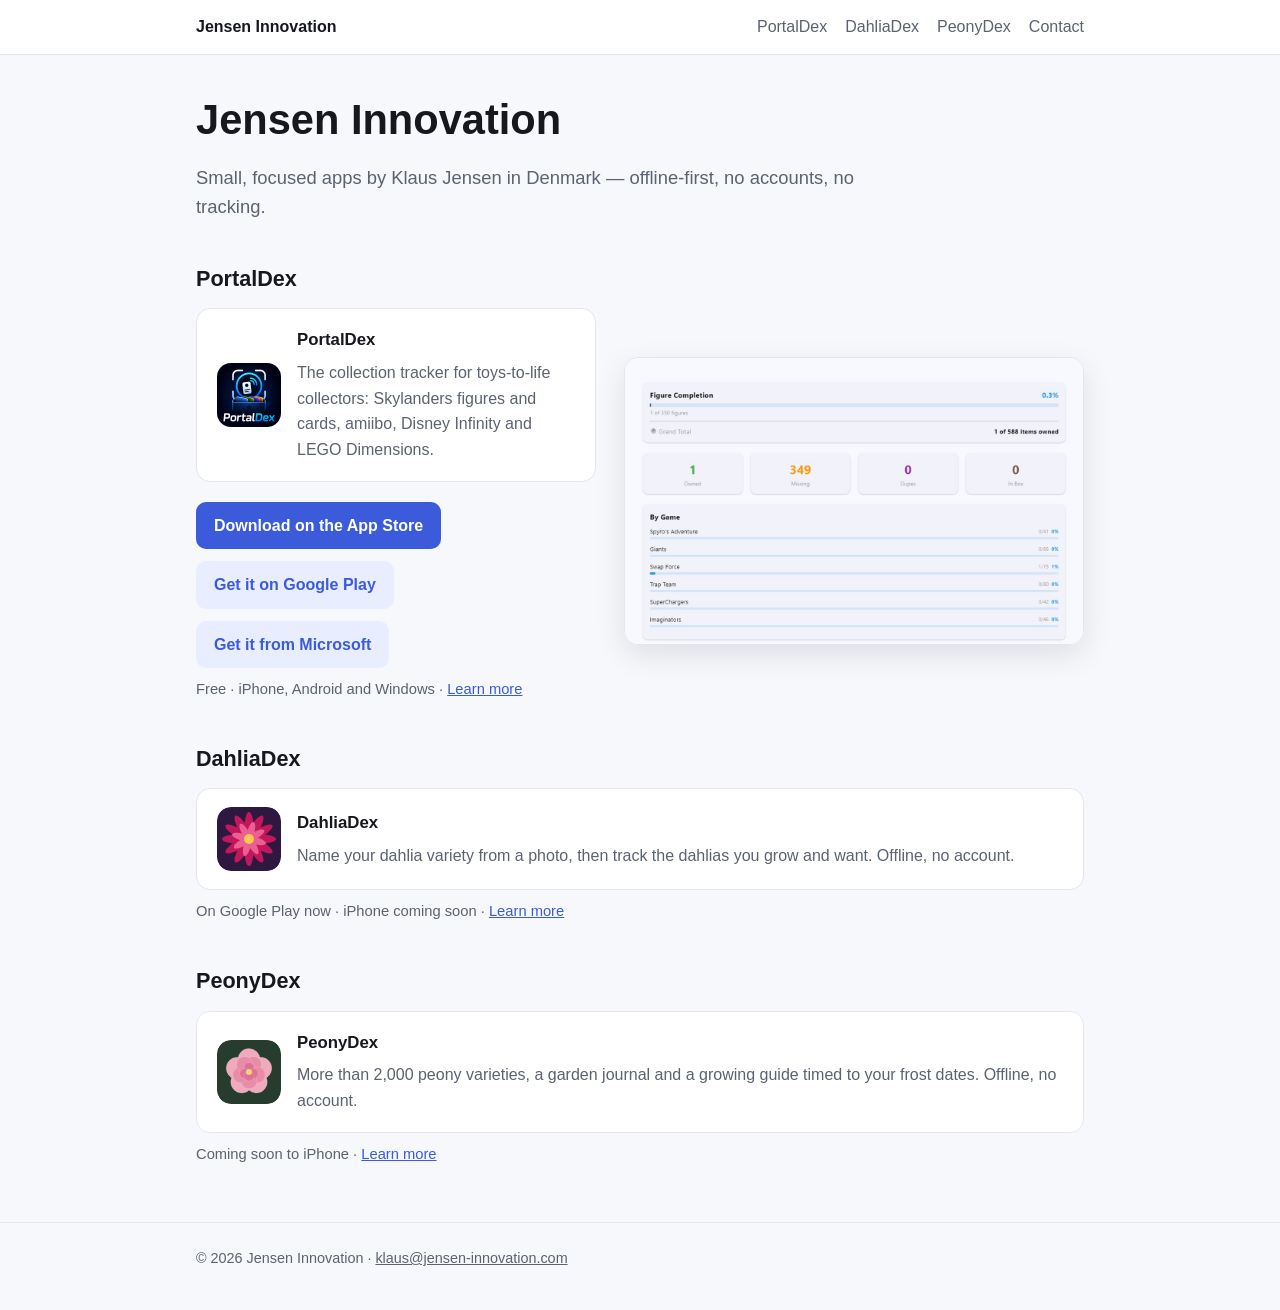
<file: index.html>
<!doctype html>
<html lang="en">
<head>
  <meta charset="utf-8">
  <meta name="viewport" content="width=device-width, initial-scale=1">
  <title>Jensen Innovation — Apps by Klaus Jensen</title>
  <meta name="description" content="Jensen Innovation makes PortalDex, the offline collection tracker for Skylanders, Skylanders cards, amiibo, Disney Infinity and LEGO Dimensions, DahliaDex, the dahlia variety identifier, and PeonyDex, the peony variety catalog.">
  <link rel="canonical" href="https://www.jensen-innovation.com/">
  <link rel="icon" href="/assets/favicon.png" type="image/png">
  <link rel="stylesheet" href="/assets/style.css">
  <meta property="og:type" content="website">
  <meta property="og:title" content="Jensen Innovation">
  <meta property="og:description" content="Home of PortalDex — the offline toys-to-life collection tracker for iPhone, Android and Windows.">
  <meta property="og:url" content="https://www.jensen-innovation.com/">
  <meta property="og:image" content="https://www.jensen-innovation.com/assets/og-portaldex.jpg">
  <meta property="og:image:width" content="1200">
  <meta property="og:image:height" content="630">
  <meta name="twitter:card" content="summary_large_image">
  <script type="application/ld+json">
  {
    "@context": "https://schema.org",
    "@type": "Organization",
    "name": "Jensen Innovation",
    "url": "https://www.jensen-innovation.com/",
    "logo": "https://www.jensen-innovation.com/assets/portaldex-icon-512.png",
    "founder": { "@type": "Person", "name": "Klaus Jensen" },
    "email": "klaus@jensen-innovation.com"
  }
  </script>
</head>
<body>
  <header class="site">
    <div class="wrap">
      <a class="brand" href="/">Jensen Innovation</a>
      <nav><a href="/portaldex/">PortalDex</a><a href="/dahliadex/">DahliaDex</a><a href="/peonydex/">PeonyDex</a><a href="mailto:klaus@jensen-innovation.com">Contact</a></nav>
    </div>
  </header>

  <main>
    <div class="wrap">
      <h1>Jensen Innovation</h1>
      <p class="lead">Small, focused apps by Klaus Jensen in Denmark — offline-first, no accounts, no tracking.</p>

      <h2>PortalDex</h2>
      <div class="home-hero">
        <div>
          <a class="card app-card" href="/portaldex/">
            <img src="/assets/portaldex-icon-256.png" alt="PortalDex app icon" width="64" height="64">
            <div>
              <h3>PortalDex</h3>
              <p>The collection tracker for toys-to-life collectors: Skylanders figures and cards, amiibo, Disney Infinity and LEGO Dimensions.</p>
            </div>
          </a>
          <div class="stores">
            <a class="btn" href="https://apps.apple.com/app/id6779376140">Download on the App Store</a>
            <a class="btn secondary" href="https://play.google.com/store/apps/details?id=com.portaldex.app">Get it on Google Play</a>
            <a class="btn secondary" href="https://apps.microsoft.com/detail/9PMSPXB7BLTJ">Get it from Microsoft</a>
          </div>
          <p class="platforms">Free · iPhone, Android and Windows · <a href="/portaldex/">Learn more</a></p>
        </div>
        <a href="/portaldex/"><img class="shot" src="/assets/screens/dashboard.jpg" alt="PortalDex collection dashboard" width="1200" height="750"></a>
      </div>

      <h2>DahliaDex</h2>
      <a class="card app-card" href="/dahliadex/">
        <img src="/assets/dahliadex-icon.svg" alt="DahliaDex app icon" width="64" height="64">
        <div>
          <h3>DahliaDex</h3>
          <p>Name your dahlia variety from a photo, then track the dahlias you grow and want. Offline, no account.</p>
        </div>
      </a>
      <p class="platforms">On Google Play now · iPhone coming soon · <a href="/dahliadex/">Learn more</a></p>

      <h2>PeonyDex</h2>
      <a class="card app-card" href="/peonydex/">
        <img src="/assets/peonydex-icon.svg" alt="PeonyDex app icon" width="64" height="64">
        <div>
          <h3>PeonyDex</h3>
          <p>More than 2,000 peony varieties, a garden journal and a growing guide timed to your frost dates. Offline, no account.</p>
        </div>
      </a>
      <p class="platforms">Coming soon to iPhone · <a href="/peonydex/">Learn more</a></p>
    </div>
  </main>

  <footer class="site">
    <div class="wrap">
      © 2026 Jensen Innovation · <a href="mailto:klaus@jensen-innovation.com">klaus@jensen-innovation.com</a>
    </div>
  </footer>
</body>
</html>
</file>
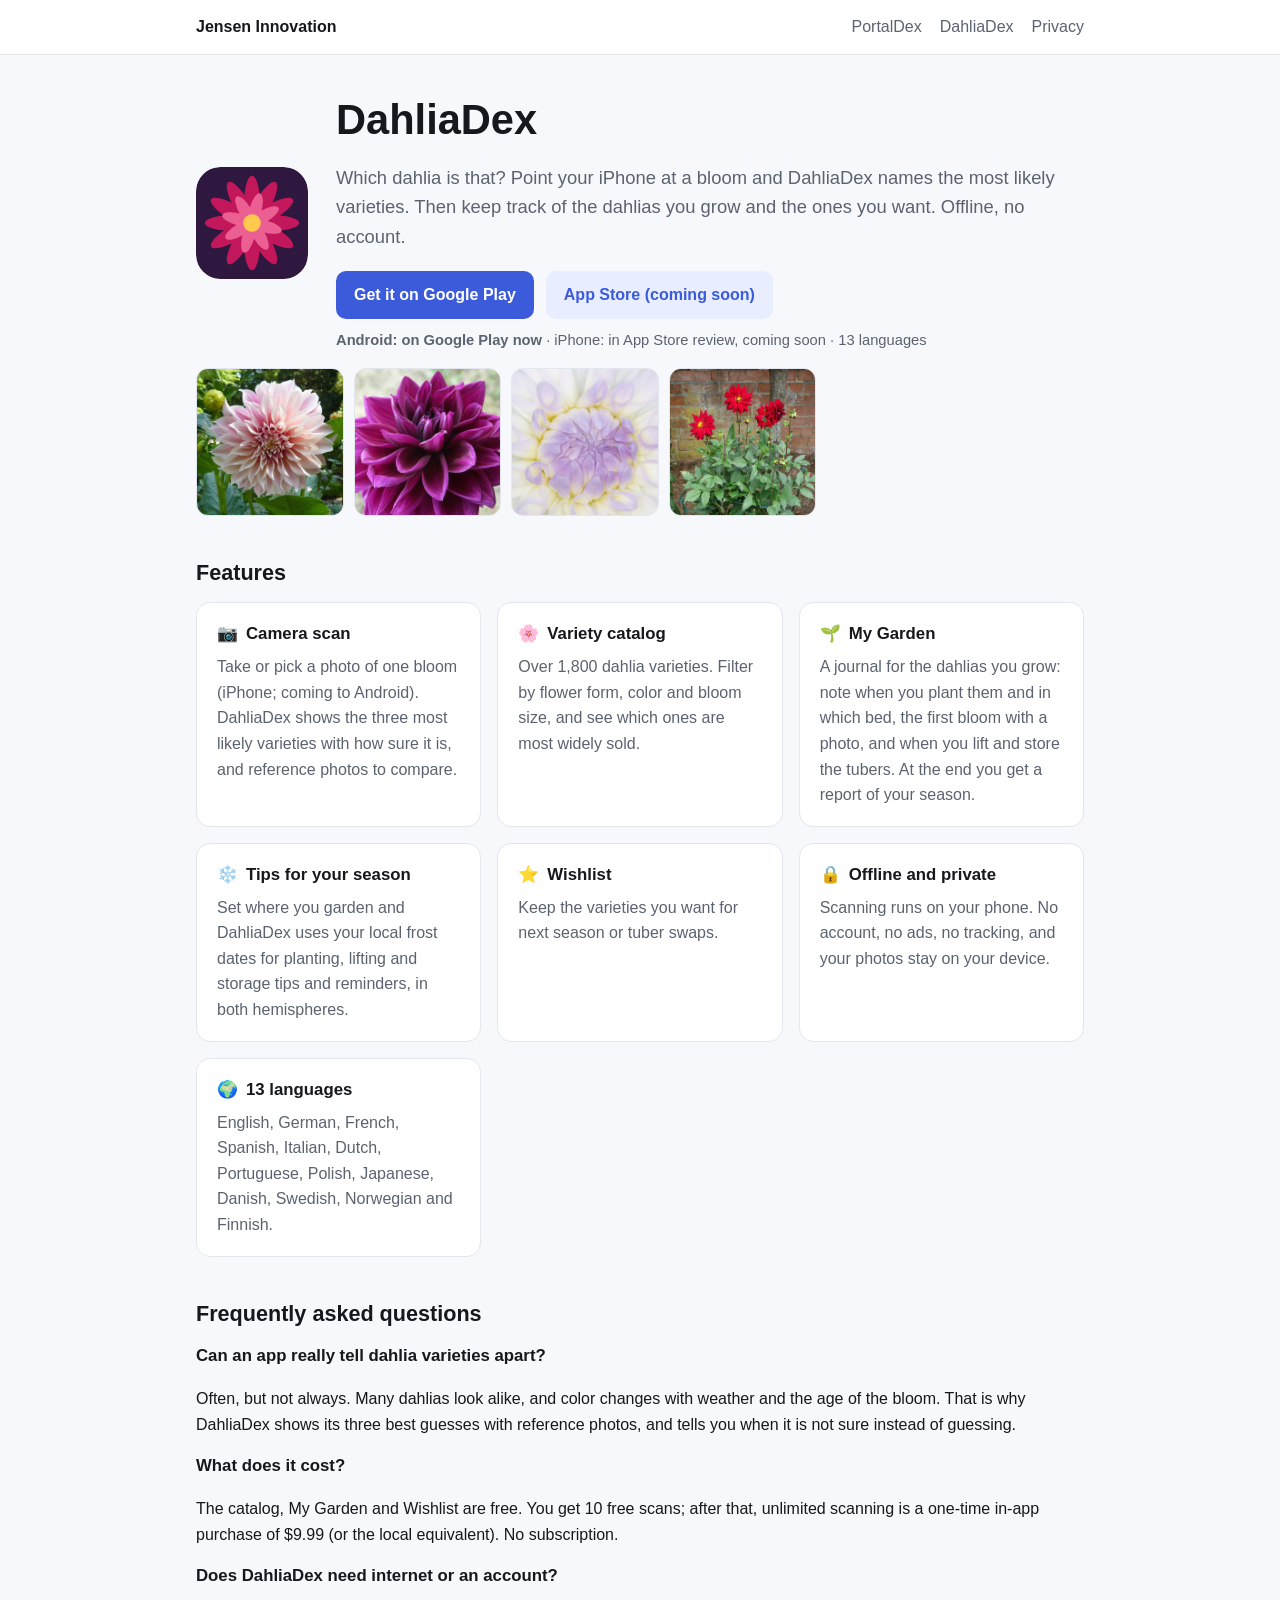
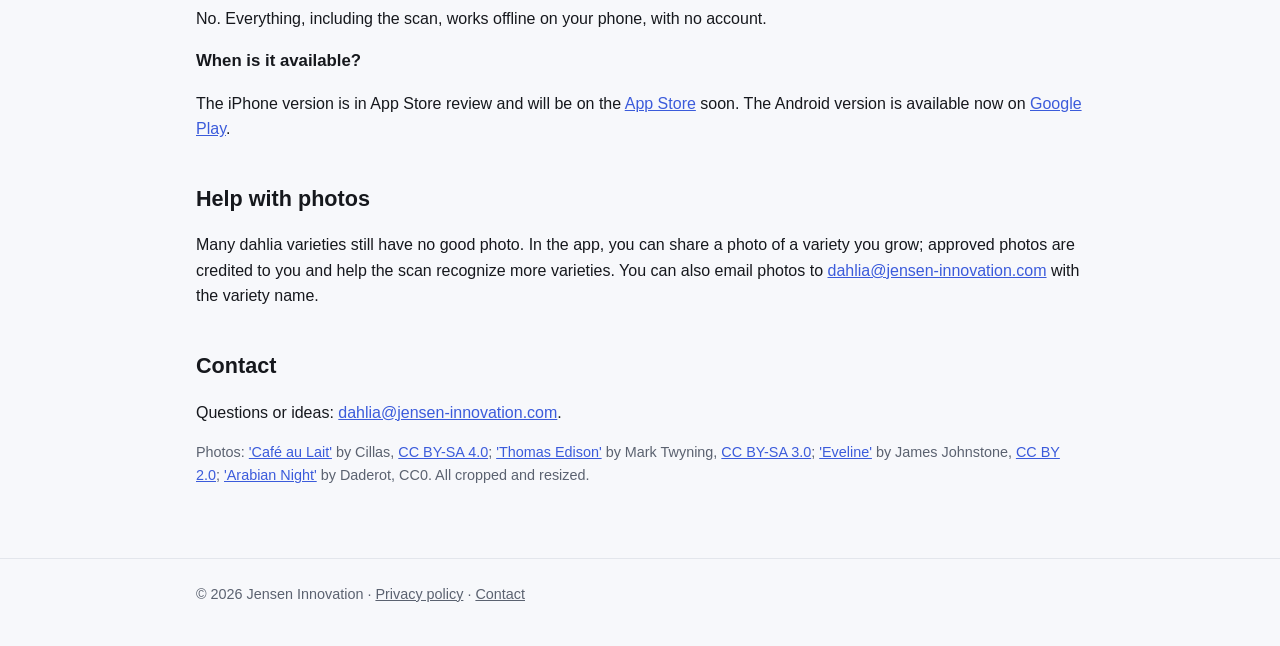
<file: dahliadex/index.html>
<!doctype html>
<html lang="en">
<head>
  <meta charset="utf-8">
  <meta name="viewport" content="width=device-width, initial-scale=1">
  <title>DahliaDex — dahlia variety identifier for iPhone and Android</title>
  <meta name="description" content="DahliaDex names your dahlia variety from a photo. Point your iPhone at a bloom and get the most likely cultivars, then track the dahlias you grow and want. Fully offline, no account. On Google Play now; coming soon to the App Store.">
  <link rel="canonical" href="https://www.jensen-innovation.com/dahliadex/">
  <link rel="icon" href="/assets/dahliadex-icon.svg" type="image/svg+xml">
  <link rel="stylesheet" href="/assets/style.css">
  <meta property="og:type" content="website">
  <meta property="og:title" content="DahliaDex — dahlia variety identifier">
  <meta property="og:description" content="Name your dahlia variety from a photo. Offline, no account. On Google Play now; iPhone coming soon.">
  <meta property="og:url" content="https://www.jensen-innovation.com/dahliadex/">
  <meta property="og:image" content="https://www.jensen-innovation.com/assets/dahlias/cafe-au-lait.jpg">
  <script type="application/ld+json">
  {
    "@context": "https://schema.org",
    "@type": "MobileApplication",
    "name": "DahliaDex",
    "url": "https://www.jensen-innovation.com/dahliadex/",
    "description": "Dahlia variety identifier: name a dahlia cultivar from a camera photo, browse over 1,800 varieties, and track the dahlias you grow and want. Works offline with no account.",
    "applicationCategory": "LifestyleApplication",
    "operatingSystem": "Android, iOS",
    "sameAs": ["https://play.google.com/store/apps/details?id=com.dahliadex.app", "https://apps.apple.com/app/id6832678904"],
    "featureList": [
      "Camera scan names the dahlia variety, on the device and offline",
      "Top-3 likely varieties with a confidence level",
      "Catalog of over 1,800 dahlia varieties by flower form, color and size",
      "My Garden season journal: planting, first bloom, lifting and storage, with a season report",
      "Seasonal tips and reminders from your local frost dates",
      "Wishlist",
      "Contribute photos of varieties that are missing one",
      "No account, no ads, no tracking",
      "13 languages including Danish, Swedish, Norwegian and Finnish"
    ],
    "keywords": "dahlia identifier, dahlia variety, dahlia cultivar, identify dahlia, georgine, dahlia app",
    "author": { "@type": "Organization", "name": "Jensen Innovation", "url": "https://www.jensen-innovation.com/" }
  }
  </script>
</head>
<body>
  <header class="site">
    <div class="wrap">
      <a class="brand" href="/">Jensen Innovation</a>
      <nav><a href="/portaldex/">PortalDex</a><a href="/dahliadex/">DahliaDex</a><a href="/dahliadex/privacy/">Privacy</a></nav>
    </div>
  </header>

  <main>
    <div class="wrap">
      <div class="hero">
        <img class="icon" src="/assets/dahliadex-icon.svg" alt="DahliaDex app icon" width="112" height="112">
        <div class="text">
          <h1>DahliaDex</h1>
          <p class="lead">Which dahlia is that? Point your iPhone at a bloom and DahliaDex names the most likely varieties. Then keep track of the dahlias you grow and the ones you want. Offline, no account.</p>
          <div class="stores">
            <a class="btn" href="https://play.google.com/store/apps/details?id=com.dahliadex.app">Get it on Google Play</a>
            <a class="btn secondary" href="https://apps.apple.com/app/id6832678904">App Store (coming soon)</a>
          </div>
          <p class="platforms"><strong>Android: on Google Play now</strong> · iPhone: in App Store review, coming soon · 13 languages</p>
        </div>
      </div>

      <div class="figures">
        <img src="/assets/dahlias/cafe-au-lait.jpg" alt="Dahlia 'Café au Lait', a large blush-pink decorative bloom" width="640" height="640" loading="lazy">
        <img src="/assets/dahlias/thomas-edison.jpg" alt="Dahlia 'Thomas Edison', a deep purple decorative bloom" width="640" height="640" loading="lazy">
        <img src="/assets/dahlias/eveline.jpg" alt="Dahlia 'Eveline', a white bloom with a lilac centre" width="640" height="640" loading="lazy">
        <img src="/assets/dahlias/arabian-night.jpg" alt="Dahlia 'Arabian Night', dark red blooms in a garden bed" width="640" height="640" loading="lazy">
      </div>

      <h2>Features</h2>
      <div class="grid">
        <div class="card feature"><h3><span aria-hidden="true">📷</span> Camera scan</h3><p>Take or pick a photo of one bloom (iPhone; coming to Android). DahliaDex shows the three most likely varieties with how sure it is, and reference photos to compare.</p></div>
        <div class="card feature"><h3><span aria-hidden="true">🌸</span> Variety catalog</h3><p>Over 1,800 dahlia varieties. Filter by flower form, color and bloom size, and see which ones are most widely sold.</p></div>
        <div class="card feature"><h3><span aria-hidden="true">🌱</span> My Garden</h3><p>A journal for the dahlias you grow: note when you plant them and in which bed, the first bloom with a photo, and when you lift and store the tubers. At the end you get a report of your season.</p></div>
        <div class="card feature"><h3><span aria-hidden="true">❄️</span> Tips for your season</h3><p>Set where you garden and DahliaDex uses your local frost dates for planting, lifting and storage tips and reminders, in both hemispheres.</p></div>
        <div class="card feature"><h3><span aria-hidden="true">⭐</span> Wishlist</h3><p>Keep the varieties you want for next season or tuber swaps.</p></div>
        <div class="card feature"><h3><span aria-hidden="true">🔒</span> Offline and private</h3><p>Scanning runs on your phone. No account, no ads, no tracking, and your photos stay on your device.</p></div>
        <div class="card feature"><h3><span aria-hidden="true">🌍</span> 13 languages</h3><p>English, German, French, Spanish, Italian, Dutch, Portuguese, Polish, Japanese, Danish, Swedish, Norwegian and Finnish.</p></div>
      </div>

      <h2>Frequently asked questions</h2>
      <h3>Can an app really tell dahlia varieties apart?</h3>
      <p>Often, but not always. Many dahlias look alike, and color changes with weather and the age of the bloom. That is why DahliaDex shows its three best guesses with reference photos, and tells you when it is not sure instead of guessing.</p>
      <h3>What does it cost?</h3>
      <p>The catalog, My Garden and Wishlist are free. You get 10 free scans; after that, unlimited scanning is a one-time in-app purchase of $9.99 (or the local equivalent). No subscription.</p>
      <h3>Does DahliaDex need internet or an account?</h3>
      <p>No. Everything, including the scan, works offline on your phone, with no account.</p>
      <h3>When is it available?</h3>
      <p>The iPhone version is in App Store review and will be on the <a href="https://apps.apple.com/app/id6832678904">App Store</a> soon. The Android version is available now on <a href="https://play.google.com/store/apps/details?id=com.dahliadex.app">Google Play</a>.</p>

      <h2>Help with photos</h2>
      <p>Many dahlia varieties still have no good photo. In the app, you can share a photo of a variety you grow; approved photos are credited to you and help the scan recognize more varieties. You can also email photos to <a href="mailto:dahlia@jensen-innovation.com">dahlia@jensen-innovation.com</a> with the variety name.</p>

      <h2>Contact</h2>
      <p>Questions or ideas: <a href="mailto:dahlia@jensen-innovation.com">dahlia@jensen-innovation.com</a>.</p>

      <p class="note">Photos: <a href="https://commons.wikimedia.org/wiki/File:Dahlia_%27Cafe_au_Lait%27.jpg">'Café au Lait'</a> by Cillas, <a href="https://creativecommons.org/licenses/by-sa/4.0/">CC BY-SA 4.0</a>; <a href="https://commons.wikimedia.org/wiki/File:Dahlia_-_%22Thomas_Edison%22_cultivar.jpg">'Thomas Edison'</a> by Mark Twyning, <a href="https://creativecommons.org/licenses/by-sa/3.0/">CC BY-SA 3.0</a>; <a href="https://commons.wikimedia.org/wiki/File:20230626_Dahlia_-_Eveline.jpg">'Eveline'</a> by James Johnstone, <a href="https://creativecommons.org/licenses/by/2.0/">CC BY 2.0</a>; <a href="https://commons.wikimedia.org/wiki/File:Dahlia_%27Arabian_Night%27_-_Hampton_Court_Palace_-_London,_UK_-_DSC07151.jpg">'Arabian Night'</a> by Daderot, CC0. All cropped and resized.</p>
    </div>
  </main>

  <footer class="site">
    <div class="wrap">
      © 2026 Jensen Innovation · <a href="/dahliadex/privacy/">Privacy policy</a> · <a href="mailto:dahlia@jensen-innovation.com">Contact</a>
    </div>
  </footer>
</body>
</html>
</file>
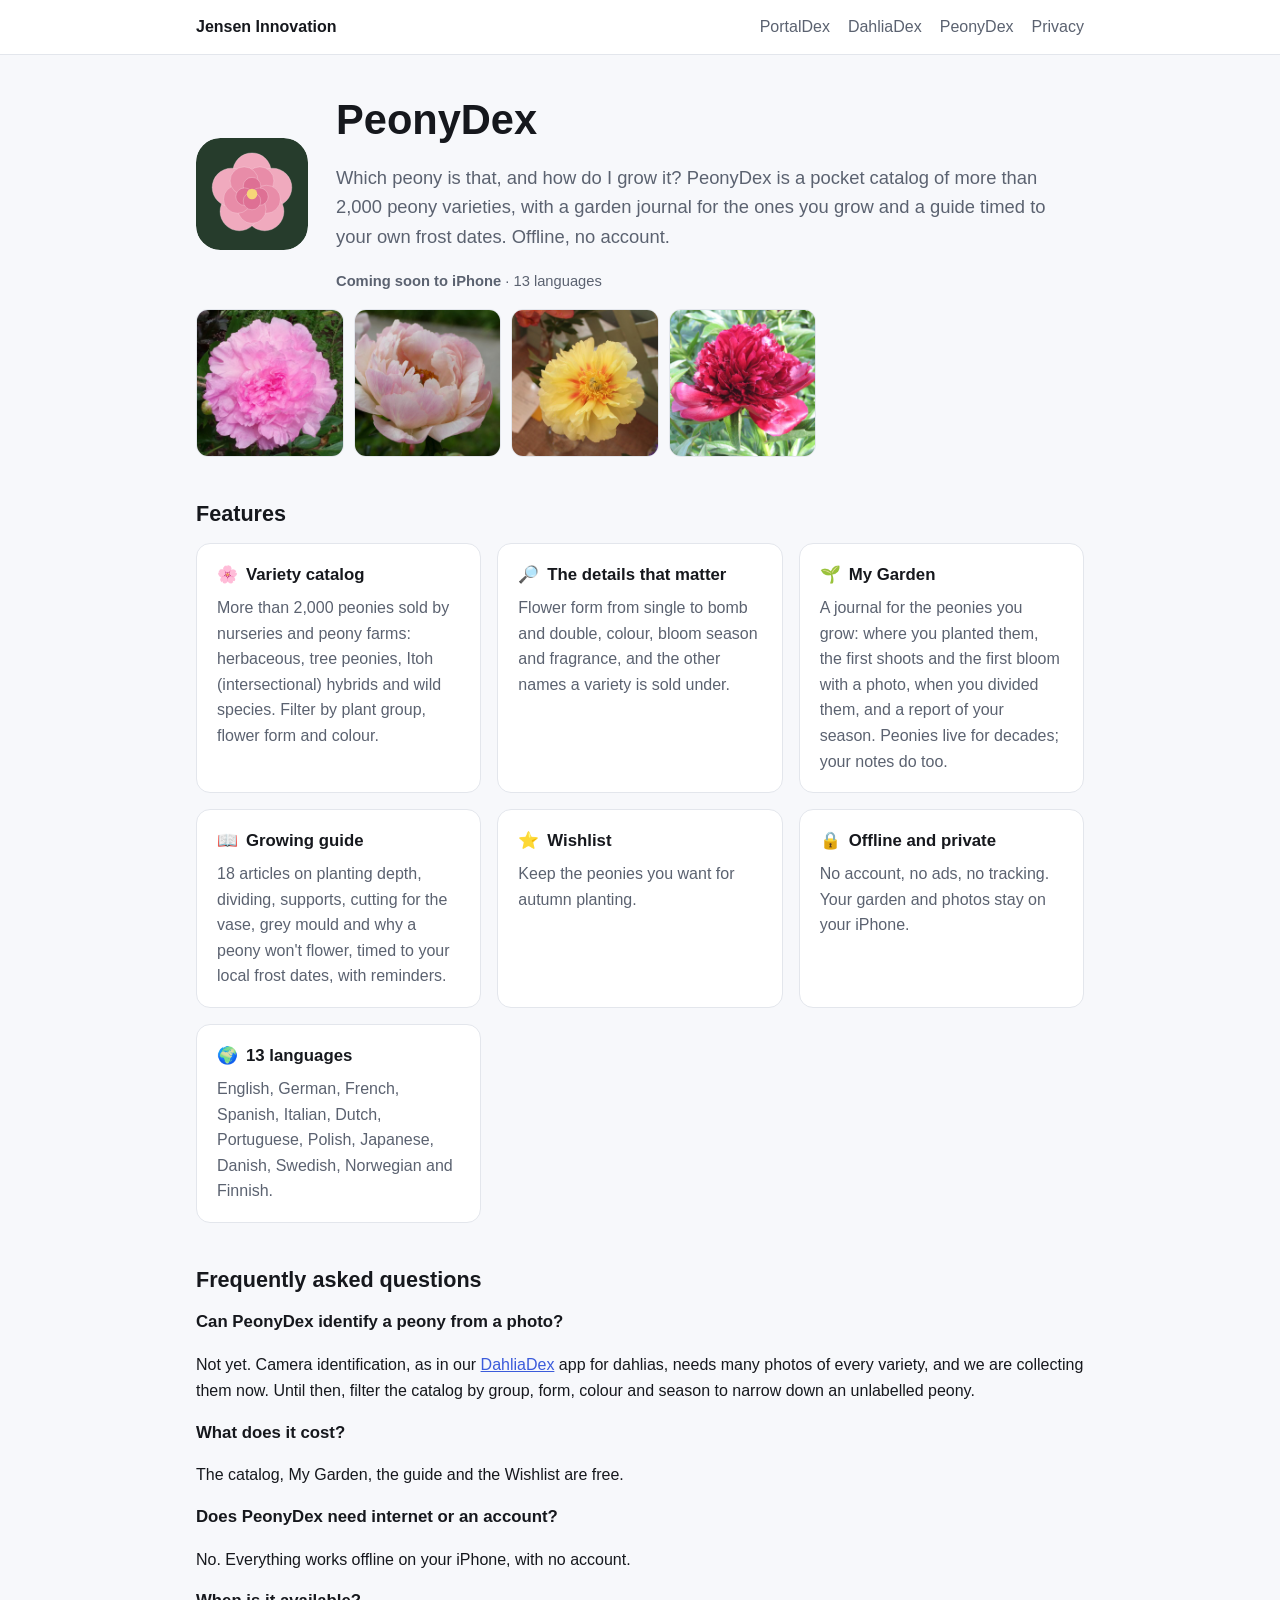
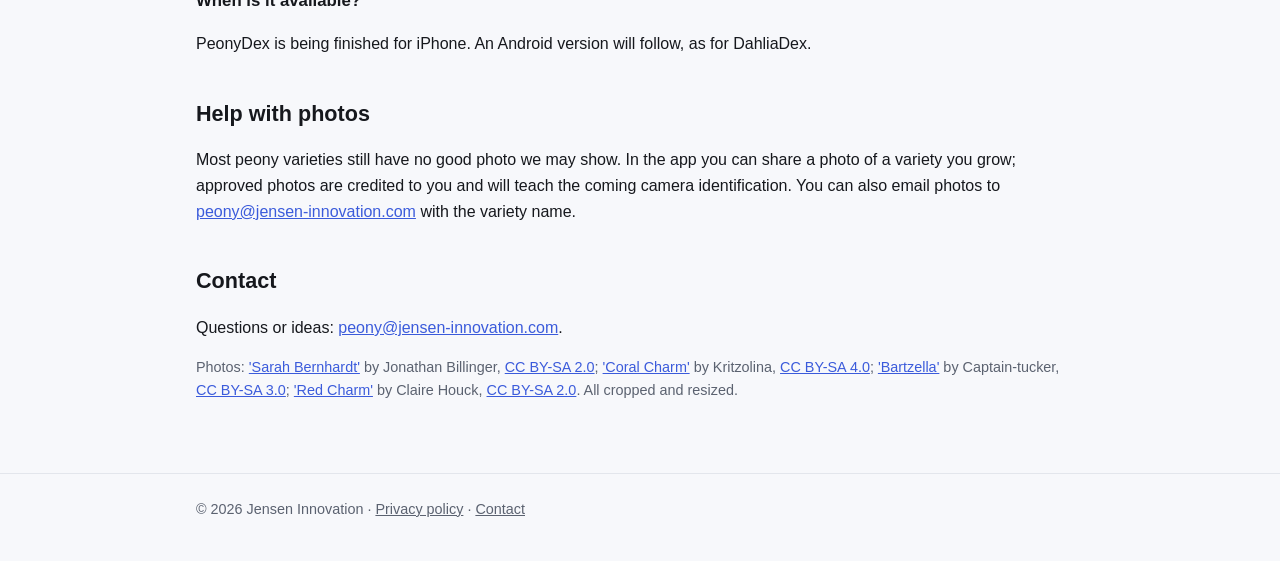
<file: peonydex/index.html>
<!doctype html>
<html lang="en">
<head>
  <meta charset="utf-8">
  <meta name="viewport" content="width=device-width, initial-scale=1">
  <title>PeonyDex — peony variety catalog and garden journal for iPhone</title>
  <meta name="description" content="PeonyDex is a catalog of more than 2,000 peony varieties (herbaceous, tree and Itoh peonies) with flower form, colour, bloom season and fragrance, plus a garden journal and a growing guide timed to your frost dates. Offline, no account. Coming soon to iPhone.">
  <link rel="canonical" href="https://www.jensen-innovation.com/peonydex/">
  <link rel="icon" href="/assets/peonydex-icon.svg" type="image/svg+xml">
  <link rel="stylesheet" href="/assets/style.css">
  <meta property="og:type" content="website">
  <meta property="og:title" content="PeonyDex — peony variety catalog">
  <meta property="og:description" content="More than 2,000 peony varieties, a garden journal and a growing guide. Offline, no account. Coming soon to iPhone.">
  <meta property="og:url" content="https://www.jensen-innovation.com/peonydex/">
  <meta property="og:image" content="https://www.jensen-innovation.com/assets/peonies/sarah-bernhardt.jpg">
  <script type="application/ld+json">
  {
    "@context": "https://schema.org",
    "@type": "MobileApplication",
    "name": "PeonyDex",
    "url": "https://www.jensen-innovation.com/peonydex/",
    "description": "Peony variety catalog and garden journal: more than 2,000 herbaceous, tree and Itoh peony varieties with flower form, colour, bloom season and fragrance, a season journal and a growing guide timed to your local frost dates. Works offline with no account.",
    "applicationCategory": "LifestyleApplication",
    "operatingSystem": "iOS",
    "featureList": [
      "Catalog of more than 2,000 peony varieties: herbaceous, tree, Itoh and wild species",
      "Filter by plant group, flower form (single, Japanese, anemone, semi-double, bomb, double) and colour",
      "Bloom season, fragrance and the other names a variety is sold under",
      "My Garden season journal: planting, first bloom, dividing, with a season report",
      "Growing guide with 18 articles and reminders timed to your local frost dates",
      "Wishlist",
      "No account, no ads, no tracking",
      "13 languages including Danish, Swedish, Norwegian and Finnish"
    ],
    "keywords": "peony app, peony varieties, peony cultivar, Itoh peony, tree peony, pæon, pion, pioni, Pfingstrose",
    "author": { "@type": "Organization", "name": "Jensen Innovation", "url": "https://www.jensen-innovation.com/" }
  }
  </script>
</head>
<body>
  <header class="site">
    <div class="wrap">
      <a class="brand" href="/">Jensen Innovation</a>
      <nav><a href="/portaldex/">PortalDex</a><a href="/dahliadex/">DahliaDex</a><a href="/peonydex/">PeonyDex</a><a href="/peonydex/privacy/">Privacy</a></nav>
    </div>
  </header>

  <main>
    <div class="wrap">
      <div class="hero">
        <img class="icon" src="/assets/peonydex-icon.svg" alt="PeonyDex app icon" width="112" height="112">
        <div class="text">
          <h1>PeonyDex</h1>
          <p class="lead">Which peony is that, and how do I grow it? PeonyDex is a pocket catalog of more than 2,000 peony varieties, with a garden journal for the ones you grow and a guide timed to your own frost dates. Offline, no account.</p>
          <p class="platforms"><strong>Coming soon to iPhone</strong> · 13 languages</p>
        </div>
      </div>

      <div class="figures">
        <img src="/assets/peonies/sarah-bernhardt.jpg" alt="Peony 'Sarah Bernhardt', a large rose-pink double bloom" width="640" height="640" loading="lazy">
        <img src="/assets/peonies/coral-charm.jpg" alt="Peony 'Coral Charm', a peach-coral semi-double bloom with yellow stamens" width="640" height="640" loading="lazy">
        <img src="/assets/peonies/bartzella.jpg" alt="Itoh peony 'Bartzella', a lemon-yellow bloom with a red flare" width="640" height="640" loading="lazy">
        <img src="/assets/peonies/red-charm.jpg" alt="Peony 'Red Charm', a deep red bomb-form bloom" width="640" height="640" loading="lazy">
      </div>

      <h2>Features</h2>
      <div class="grid">
        <div class="card feature"><h3><span aria-hidden="true">🌸</span> Variety catalog</h3><p>More than 2,000 peonies sold by nurseries and peony farms: herbaceous, tree peonies, Itoh (intersectional) hybrids and wild species. Filter by plant group, flower form and colour.</p></div>
        <div class="card feature"><h3><span aria-hidden="true">🔎</span> The details that matter</h3><p>Flower form from single to bomb and double, colour, bloom season and fragrance, and the other names a variety is sold under.</p></div>
        <div class="card feature"><h3><span aria-hidden="true">🌱</span> My Garden</h3><p>A journal for the peonies you grow: where you planted them, the first shoots and the first bloom with a photo, when you divided them, and a report of your season. Peonies live for decades; your notes do too.</p></div>
        <div class="card feature"><h3><span aria-hidden="true">📖</span> Growing guide</h3><p>18 articles on planting depth, dividing, supports, cutting for the vase, grey mould and why a peony won't flower, timed to your local frost dates, with reminders.</p></div>
        <div class="card feature"><h3><span aria-hidden="true">⭐</span> Wishlist</h3><p>Keep the peonies you want for autumn planting.</p></div>
        <div class="card feature"><h3><span aria-hidden="true">🔒</span> Offline and private</h3><p>No account, no ads, no tracking. Your garden and photos stay on your iPhone.</p></div>
        <div class="card feature"><h3><span aria-hidden="true">🌍</span> 13 languages</h3><p>English, German, French, Spanish, Italian, Dutch, Portuguese, Polish, Japanese, Danish, Swedish, Norwegian and Finnish.</p></div>
      </div>

      <h2>Frequently asked questions</h2>
      <h3>Can PeonyDex identify a peony from a photo?</h3>
      <p>Not yet. Camera identification, as in our <a href="/dahliadex/">DahliaDex</a> app for dahlias, needs many photos of every variety, and we are collecting them now. Until then, filter the catalog by group, form, colour and season to narrow down an unlabelled peony.</p>
      <h3>What does it cost?</h3>
      <p>The catalog, My Garden, the guide and the Wishlist are free.</p>
      <h3>Does PeonyDex need internet or an account?</h3>
      <p>No. Everything works offline on your iPhone, with no account.</p>
      <h3>When is it available?</h3>
      <p>PeonyDex is being finished for iPhone. An Android version will follow, as for DahliaDex.</p>

      <h2>Help with photos</h2>
      <p>Most peony varieties still have no good photo we may show. In the app you can share a photo of a variety you grow; approved photos are credited to you and will teach the coming camera identification. You can also email photos to <a href="mailto:peony@jensen-innovation.com">peony@jensen-innovation.com</a> with the variety name.</p>

      <h2>Contact</h2>
      <p>Questions or ideas: <a href="mailto:peony@jensen-innovation.com">peony@jensen-innovation.com</a>.</p>

      <p class="note">Photos: <a href="https://commons.wikimedia.org/wiki/File:Paeonia_%27Sarah_Bernhardt%27_-_geograph.org.uk_-_5814198.jpg">'Sarah Bernhardt'</a> by Jonathan Billinger, <a href="https://creativecommons.org/licenses/by-sa/2.0/">CC BY-SA 2.0</a>; <a href="https://commons.wikimedia.org/wiki/File:Pfingstrose_%27Coral_Charm%27_im_botanischen_Garten_M%C3%BCnchen-Nymphenburg_01.jpg">'Coral Charm'</a> by Kritzolina, <a href="https://creativecommons.org/licenses/by-sa/4.0/">CC BY-SA 4.0</a>; <a href="https://commons.wikimedia.org/wiki/File:Paeonia_%27Bartzella%27_1.jpg">'Bartzella'</a> by Captain-tucker, <a href="https://creativecommons.org/licenses/by-sa/3.0/">CC BY-SA 3.0</a>; <a href="https://commons.wikimedia.org/wiki/File:Paeonia_%27Red_Charm%27.jpg">'Red Charm'</a> by Claire Houck, <a href="https://creativecommons.org/licenses/by-sa/2.0/">CC BY-SA 2.0</a>. All cropped and resized.</p>
    </div>
  </main>

  <footer class="site">
    <div class="wrap">
      © 2026 Jensen Innovation · <a href="/peonydex/privacy/">Privacy policy</a> · <a href="mailto:peony@jensen-innovation.com">Contact</a>
    </div>
  </footer>
</body>
</html>
</file>
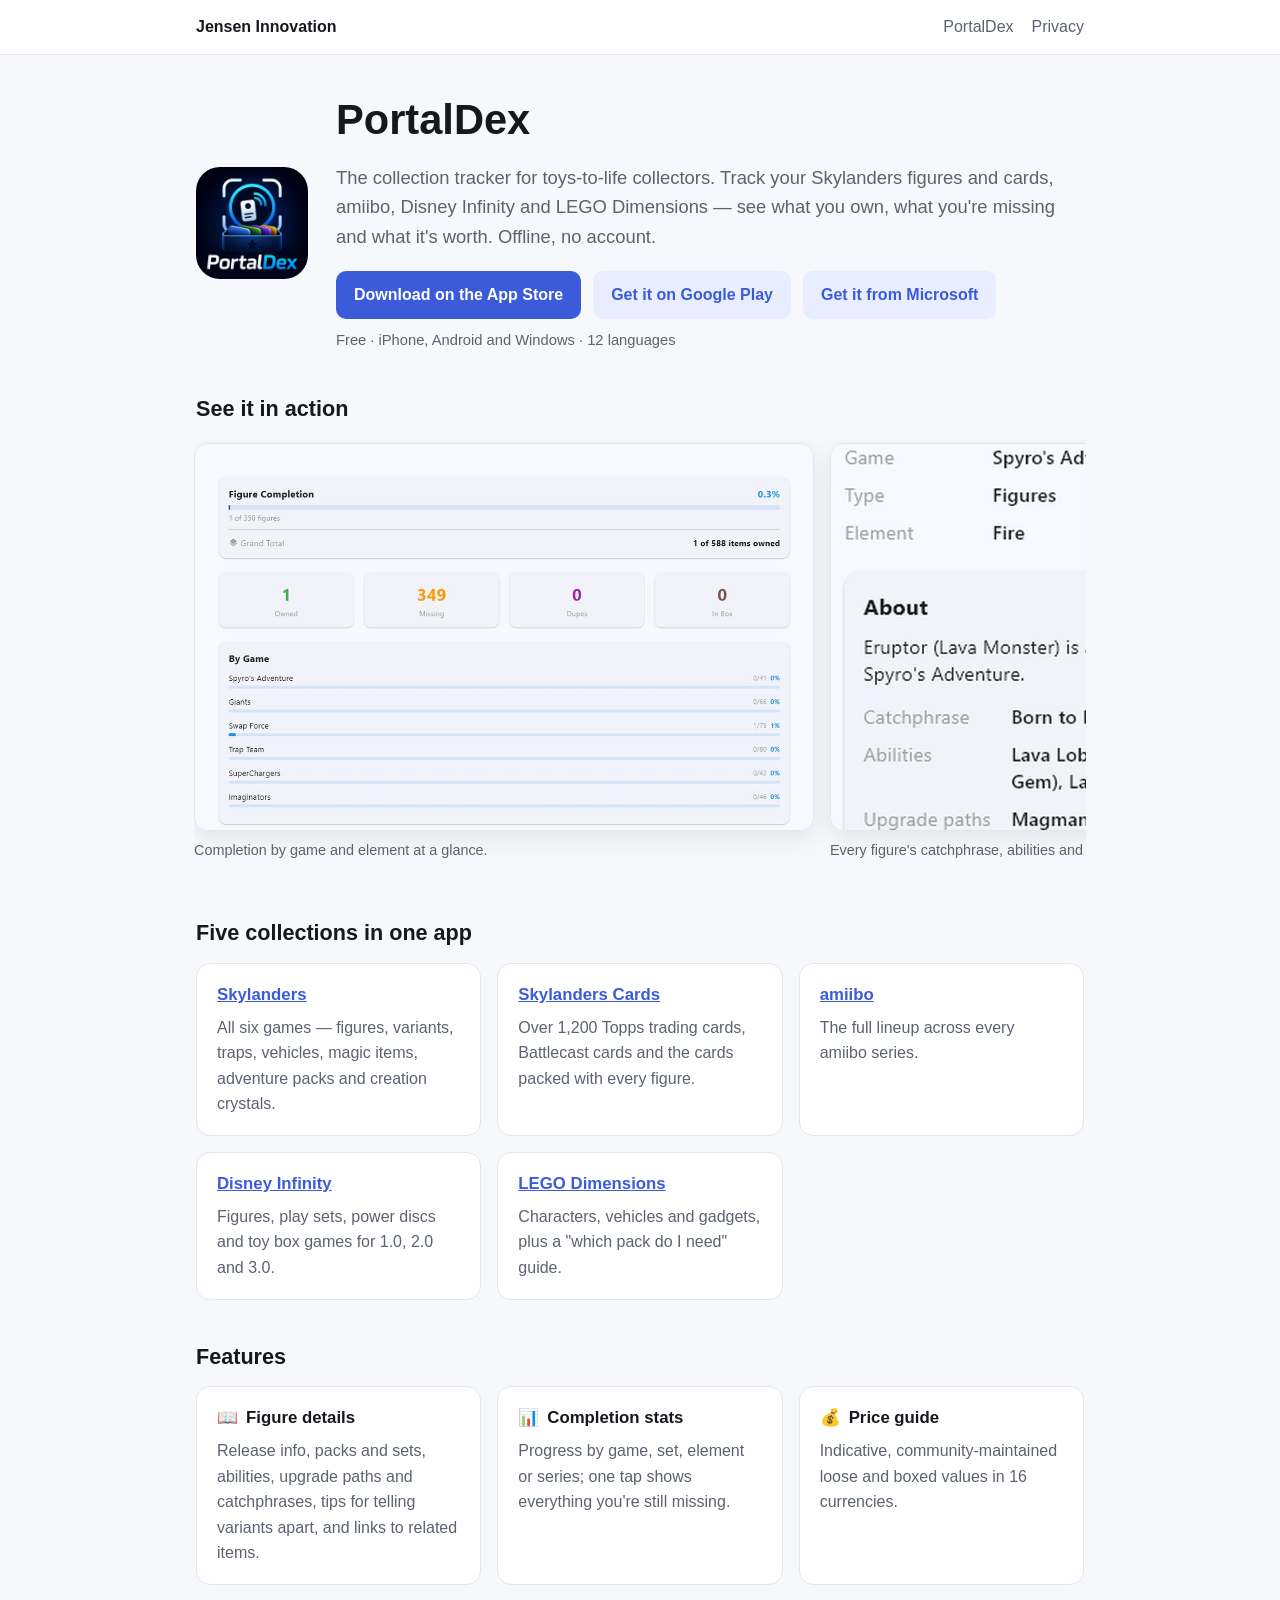
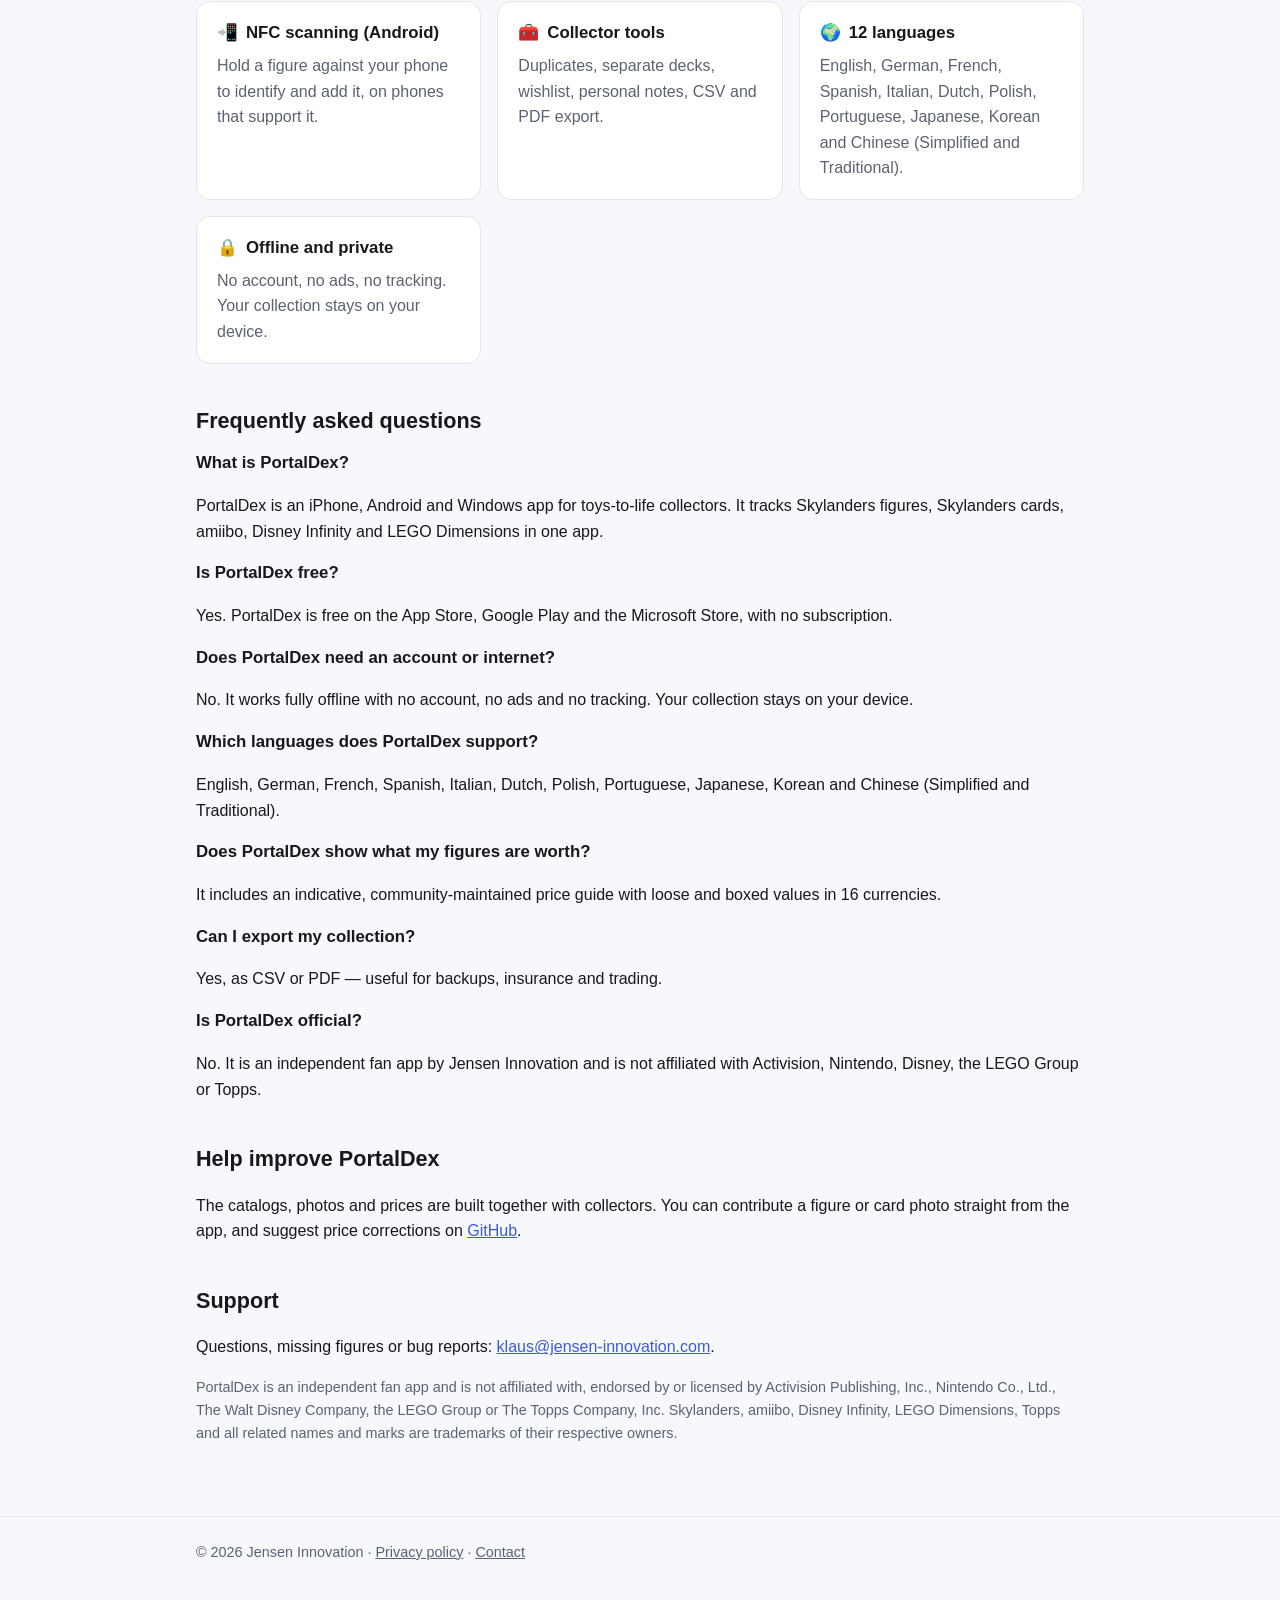
<file: portaldex/index.html>
<!doctype html>
<html lang="en">
<head>
  <meta charset="utf-8">
  <meta name="viewport" content="width=device-width, initial-scale=1">
  <title>PortalDex — Skylanders, amiibo, Disney Infinity &amp; LEGO Dimensions collection tracker</title>
  <meta name="description" content="PortalDex is an offline collection tracker for Skylanders figures and cards, amiibo, Disney Infinity and LEGO Dimensions. Full catalogs, figure details, price guide, wishlist and completion stats. iPhone, Android and Windows.">
  <link rel="canonical" href="https://www.jensen-innovation.com/portaldex/">
  <link rel="icon" href="/assets/favicon.png" type="image/png">
  <link rel="apple-touch-icon" href="/assets/portaldex-icon-256.png">
  <link rel="stylesheet" href="/assets/style.css">
  <meta name="apple-itunes-app" content="app-id=6779376140">
  <meta property="og:type" content="website">
  <meta property="og:title" content="PortalDex — toys-to-life collection tracker">
  <meta property="og:description" content="Track Skylanders figures and cards, amiibo, Disney Infinity and LEGO Dimensions. Offline, no account.">
  <meta property="og:url" content="https://www.jensen-innovation.com/portaldex/">
  <meta property="og:image" content="https://www.jensen-innovation.com/assets/og-portaldex.jpg">
  <meta property="og:image:width" content="1200">
  <meta property="og:image:height" content="630">
  <meta name="twitter:card" content="summary_large_image">
  <script type="application/ld+json">
  {
    "@context": "https://schema.org",
    "@type": "MobileApplication",
    "name": "PortalDex",
    "url": "https://www.jensen-innovation.com/portaldex/",
    "image": "https://www.jensen-innovation.com/assets/portaldex-icon-512.png",
    "description": "Offline collection tracker for Skylanders figures and cards, amiibo, Disney Infinity and LEGO Dimensions: full catalogs, figure details, price guide, wishlist and completion stats.",
    "applicationCategory": "UtilitiesApplication",
    "featureList": [
      "Skylanders collection tracker for all six games (588 entries incl. variants, traps, vehicles)",
      "Skylanders cards checklist: 1,238 Topps, Battlecast and figure cards",
      "amiibo collection tracker (281 amiibo)",
      "Disney Infinity tracker: figures, play sets, power discs, toy box games",
      "LEGO Dimensions tracker: characters, vehicles, gadgets, packs",
      "Figure details: abilities, catchphrases, upgrade paths, variant tips",
      "Completion stats and missing list",
      "Indicative price guide in 16 currencies",
      "NFC figure scanning on Android",
      "CSV and PDF export",
      "Works offline, no account, 12 languages"
    ],
    "keywords": "Skylanders collection tracker, Skylanders checklist, Skylanders cards, Topps Skylanders, Skylanders Battlecast, amiibo tracker, Disney Infinity tracker, LEGO Dimensions tracker, toys-to-life",
    "operatingSystem": "iOS, Android, Windows",
    "screenshot": [
      "https://www.jensen-innovation.com/assets/screens/dashboard.jpg",
      "https://www.jensen-innovation.com/assets/screens/detail.jpg",
      "https://www.jensen-innovation.com/assets/screens/browse.jpg",
      "https://www.jensen-innovation.com/assets/screens/collections.jpg"
    ],
    "inLanguage": ["en", "de", "fr", "es", "it", "nl", "pl", "pt", "ja", "ko", "zh-Hans", "zh-Hant"],
    "author": { "@type": "Organization", "name": "Jensen Innovation", "url": "https://www.jensen-innovation.com/" },
    "sameAs": [
      "https://apps.apple.com/app/id6779376140",
      "https://play.google.com/store/apps/details?id=com.portaldex.app",
      "https://apps.microsoft.com/detail/9PMSPXB7BLTJ"
    ]
  }
  </script>
  <script type="application/ld+json">
{
  "@context": "https://schema.org",
  "@type": "FAQPage",
  "mainEntity": [
    {
      "@type": "Question",
      "name": "What is PortalDex?",
      "acceptedAnswer": {
        "@type": "Answer",
        "text": "PortalDex is an iPhone, Android and Windows app for toys-to-life collectors. It tracks Skylanders figures, Skylanders cards, amiibo, Disney Infinity and LEGO Dimensions in one app."
      }
    },
    {
      "@type": "Question",
      "name": "Does PortalDex need an account or internet?",
      "acceptedAnswer": {
        "@type": "Answer",
        "text": "No. It works fully offline with no account, no ads and no tracking. Your collection stays on your device."
      }
    },
    {
      "@type": "Question",
      "name": "Which languages does PortalDex support?",
      "acceptedAnswer": {
        "@type": "Answer",
        "text": "English, German, French, Spanish, Italian, Dutch, Polish, Portuguese, Japanese, Korean and Chinese (Simplified and Traditional)."
      }
    },
    {
      "@type": "Question",
      "name": "Does PortalDex show what my figures are worth?",
      "acceptedAnswer": {
        "@type": "Answer",
        "text": "It includes an indicative, community-maintained price guide with loose and boxed values in 16 currencies."
      }
    },
    {
      "@type": "Question",
      "name": "Can I export my collection?",
      "acceptedAnswer": {
        "@type": "Answer",
        "text": "Yes, as CSV or PDF — useful for backups, insurance and trading."
      }
    },
    {
      "@type": "Question",
      "name": "Is PortalDex official?",
      "acceptedAnswer": {
        "@type": "Answer",
        "text": "No. It is an independent fan app by Jensen Innovation and is not affiliated with Activision, Nintendo, Disney, the LEGO Group or Topps."
      }
    }
  ]
}
</script>
</head>
<body>
  <header class="site">
    <div class="wrap">
      <a class="brand" href="/">Jensen Innovation</a>
      <nav><a href="/portaldex/">PortalDex</a><a href="/portaldex/privacy/">Privacy</a></nav>
    </div>
  </header>

  <main>
    <div class="wrap">
      <div class="hero">
        <img class="icon" src="/assets/portaldex-icon-256.png" alt="PortalDex app icon" width="112" height="112">
        <div class="text">
          <h1>PortalDex</h1>
          <p class="lead">The collection tracker for toys-to-life collectors. Track your Skylanders figures and cards, amiibo, Disney Infinity and LEGO Dimensions — see what you own, what you're missing and what it's worth. Offline, no account.</p>
          <div class="stores">
            <a class="btn" href="https://apps.apple.com/app/id6779376140">Download on the App Store</a>
            <a class="btn secondary" href="https://play.google.com/store/apps/details?id=com.portaldex.app">Get it on Google Play</a>
            <a class="btn secondary" href="https://apps.microsoft.com/detail/9PMSPXB7BLTJ">Get it from Microsoft</a>
          </div>
          <p class="platforms">Free · iPhone, Android and Windows · 12 languages</p>
        </div>
      </div>

      <h2>See it in action</h2>
      <div class="shots">
        <figure><img src="/assets/screens/dashboard.jpg" alt="PortalDex collection dashboard with completion by game and element" width="1200" height="750" loading="lazy"><figcaption>Completion by game and element at a glance.</figcaption></figure>
        <figure><img src="/assets/screens/detail.jpg" alt="PortalDex figure detail for Eruptor with catchphrase, abilities and upgrade paths" width="1200" height="750" loading="lazy"><figcaption>Every figure's catchphrase, abilities and upgrade paths.</figcaption></figure>
        <figure><img src="/assets/screens/browse.jpg" alt="PortalDex browse grid of Skylanders figures with chase variant badges" width="1200" height="750" loading="lazy"><figcaption>Browse the full checklist — chase variants tagged.</figcaption></figure>
        <figure><img src="/assets/screens/collections.jpg" alt="PortalDex toy line picker with Skylanders, Skylanders Cards, amiibo, Disney Infinity and LEGO Dimensions" width="1200" height="750" loading="lazy"><figcaption>Five collections, one tap apart.</figcaption></figure>
        <figure><img src="/assets/screens/disney.jpg" alt="PortalDex Disney Infinity checklist with figures and power discs" width="1200" height="750" loading="lazy"><figcaption>Disney Infinity figures, play sets and power discs.</figcaption></figure>
      </div>

      <h2>Five collections in one app</h2>
      <div class="grid">
        <div class="card"><h3><a href="/portaldex/skylanders/">Skylanders</a></h3><p>All six games — figures, variants, traps, vehicles, magic items, adventure packs and creation crystals.</p></div>
        <div class="card"><h3><a href="/portaldex/skylanders-cards/">Skylanders Cards</a></h3><p>Over 1,200 Topps trading cards, Battlecast cards and the cards packed with every figure.</p></div>
        <div class="card"><h3><a href="/portaldex/amiibo/">amiibo</a></h3><p>The full lineup across every amiibo series.</p></div>
        <div class="card"><h3><a href="/portaldex/disney-infinity/">Disney Infinity</a></h3><p>Figures, play sets, power discs and toy box games for 1.0, 2.0 and 3.0.</p></div>
        <div class="card"><h3><a href="/portaldex/lego-dimensions/">LEGO Dimensions</a></h3><p>Characters, vehicles and gadgets, plus a "which pack do I need" guide.</p></div>
      </div>

      <h2>Features</h2>
      <div class="grid">
        <div class="card feature"><h3><span aria-hidden="true">📖</span> Figure details</h3><p>Release info, packs and sets, abilities, upgrade paths and catchphrases, tips for telling variants apart, and links to related items.</p></div>
        <div class="card feature"><h3><span aria-hidden="true">📊</span> Completion stats</h3><p>Progress by game, set, element or series; one tap shows everything you're still missing.</p></div>
        <div class="card feature"><h3><span aria-hidden="true">💰</span> Price guide</h3><p>Indicative, community-maintained loose and boxed values in 16 currencies.</p></div>
        <div class="card feature"><h3><span aria-hidden="true">📲</span> NFC scanning (Android)</h3><p>Hold a figure against your phone to identify and add it, on phones that support it.</p></div>
        <div class="card feature"><h3><span aria-hidden="true">🧰</span> Collector tools</h3><p>Duplicates, separate decks, wishlist, personal notes, CSV and PDF export.</p></div>
        <div class="card feature"><h3><span aria-hidden="true">🌍</span> 12 languages</h3><p>English, German, French, Spanish, Italian, Dutch, Polish, Portuguese, Japanese, Korean and Chinese (Simplified and Traditional).</p></div>
        <div class="card feature"><h3><span aria-hidden="true">🔒</span> Offline and private</h3><p>No account, no ads, no tracking. Your collection stays on your device.</p></div>
      </div>

      <h2>Frequently asked questions</h2>
      <h3>What is PortalDex?</h3>
      <p>PortalDex is an iPhone, Android and Windows app for toys-to-life collectors. It tracks Skylanders figures, Skylanders cards, amiibo, Disney Infinity and LEGO Dimensions in one app.</p>
      <h3>Is PortalDex free?</h3>
      <p>Yes. PortalDex is free on the App Store, Google Play and the Microsoft Store, with no subscription.</p>
      <h3>Does PortalDex need an account or internet?</h3>
      <p>No. It works fully offline with no account, no ads and no tracking. Your collection stays on your device.</p>
      <h3>Which languages does PortalDex support?</h3>
      <p>English, German, French, Spanish, Italian, Dutch, Polish, Portuguese, Japanese, Korean and Chinese (Simplified and Traditional).</p>
      <h3>Does PortalDex show what my figures are worth?</h3>
      <p>It includes an indicative, community-maintained price guide with loose and boxed values in 16 currencies.</p>
      <h3>Can I export my collection?</h3>
      <p>Yes, as CSV or PDF — useful for backups, insurance and trading.</p>
      <h3>Is PortalDex official?</h3>
      <p>No. It is an independent fan app by Jensen Innovation and is not affiliated with Activision, Nintendo, Disney, the LEGO Group or Topps.</p>

      <h2>Help improve PortalDex</h2>
      <p>The catalogs, photos and prices are built together with collectors. You can contribute a figure or card photo straight from the app, and suggest price corrections on <a href="https://github.com/JensenInnovation">GitHub</a>.</p>

      <h2>Support</h2>
      <p>Questions, missing figures or bug reports: <a href="mailto:klaus@jensen-innovation.com">klaus@jensen-innovation.com</a>.</p>

      <p class="note">PortalDex is an independent fan app and is not affiliated with, endorsed by or licensed by Activision Publishing, Inc., Nintendo Co., Ltd., The Walt Disney Company, the LEGO Group or The Topps Company, Inc. Skylanders, amiibo, Disney Infinity, LEGO Dimensions, Topps and all related names and marks are trademarks of their respective owners.</p>
    </div>
  </main>

  <footer class="site">
    <div class="wrap">
      © 2026 Jensen Innovation · <a href="/portaldex/privacy/">Privacy policy</a> · <a href="mailto:klaus@jensen-innovation.com">Contact</a>
    </div>
  </footer>
</body>
</html>
</file>
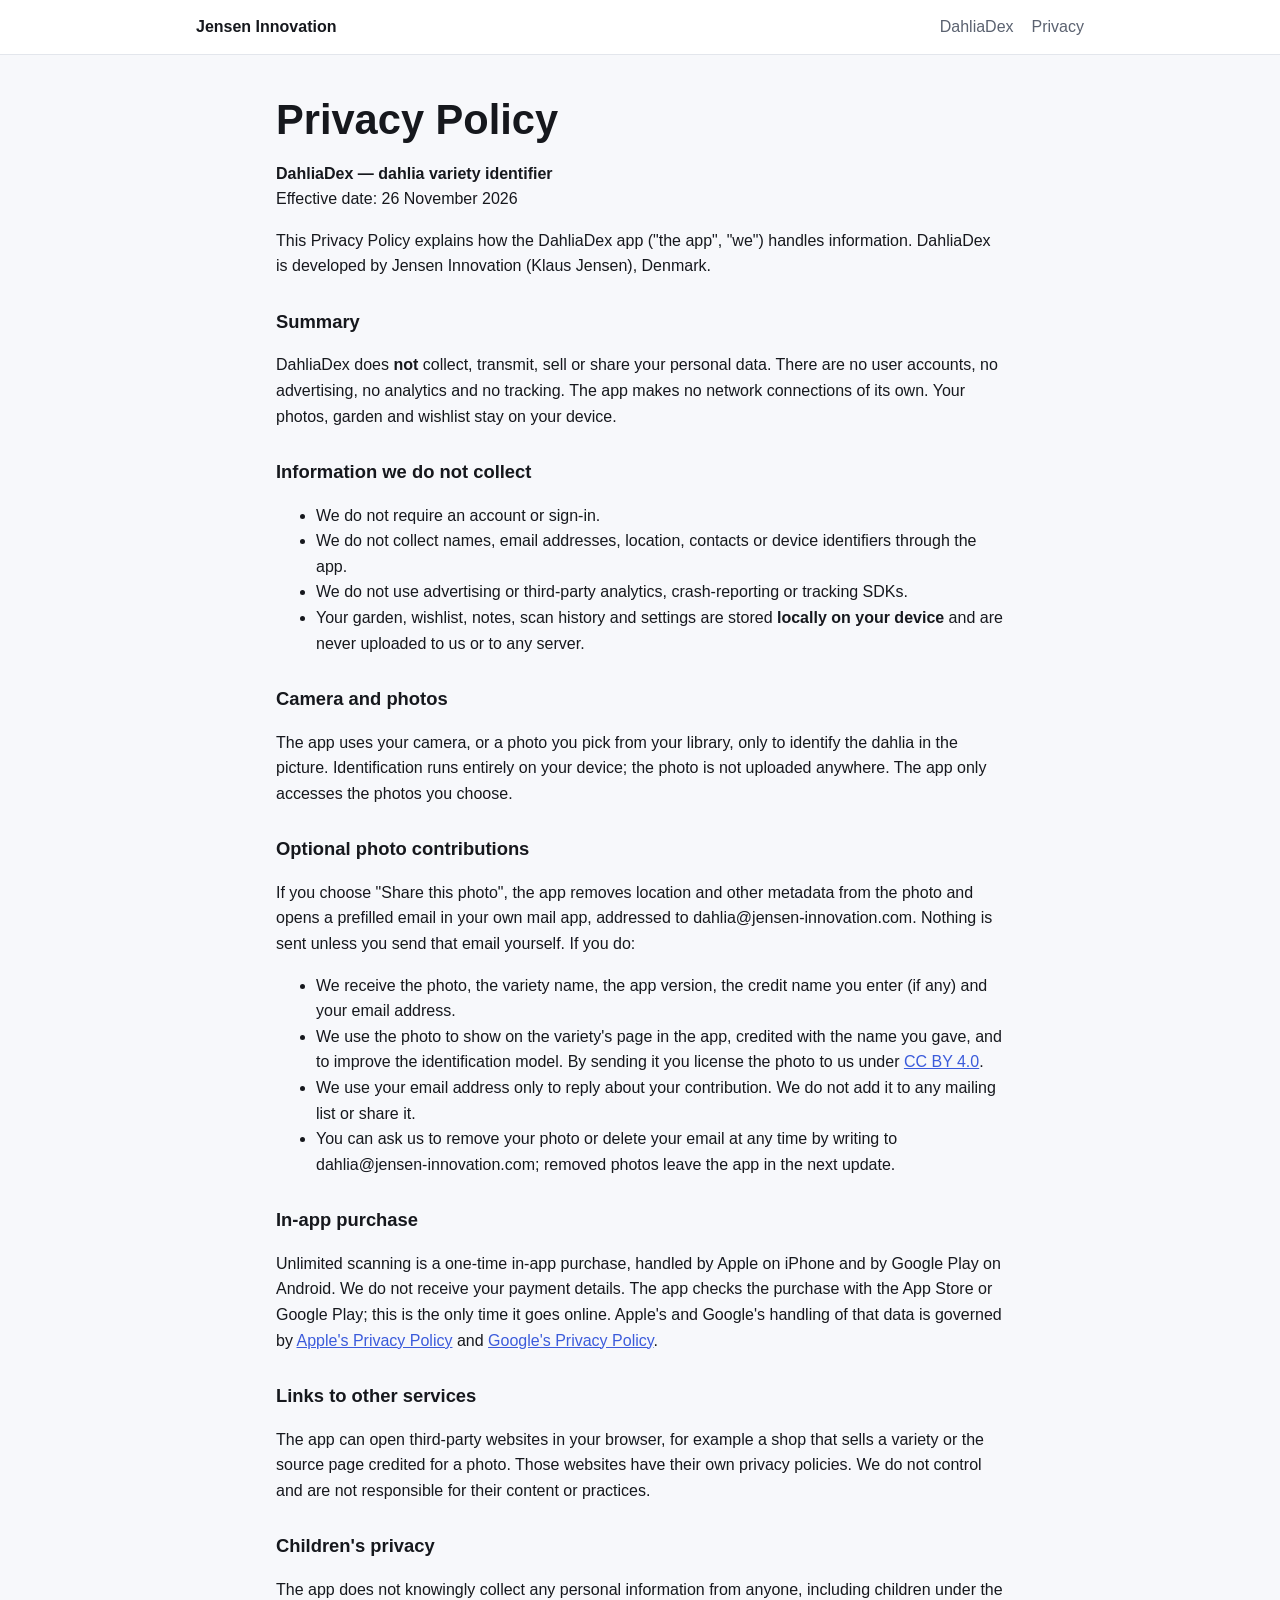
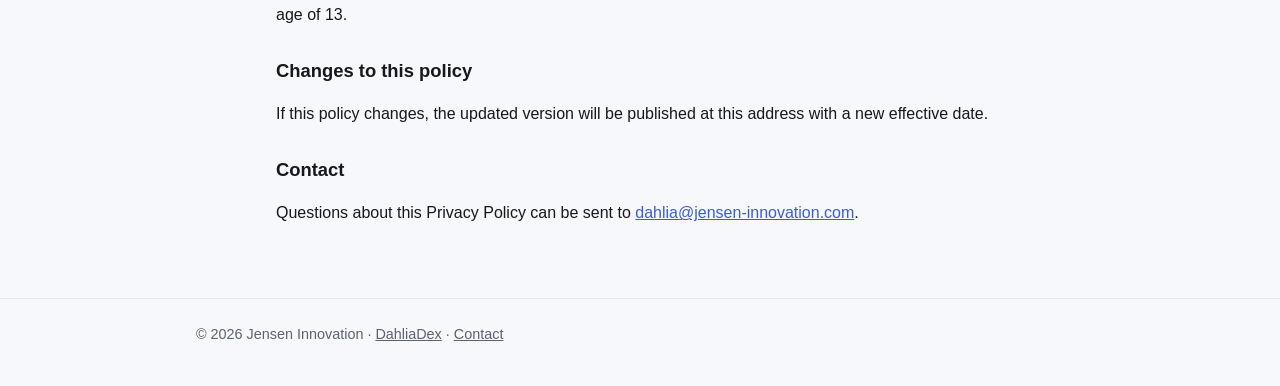
<file: dahliadex/privacy/index.html>
<!doctype html>
<html lang="en">
<head>
  <meta charset="utf-8">
  <meta name="viewport" content="width=device-width, initial-scale=1">
  <title>DahliaDex Privacy Policy — Jensen Innovation</title>
  <meta name="description" content="Privacy policy for the DahliaDex app: no accounts, no tracking, no data collection. Scanning runs on your device and your photos stay there.">
  <link rel="canonical" href="https://www.jensen-innovation.com/dahliadex/privacy/">
  <link rel="icon" href="/assets/dahliadex-icon.svg" type="image/svg+xml">
  <link rel="stylesheet" href="/assets/style.css">
</head>
<body>
  <header class="site">
    <div class="wrap">
      <a class="brand" href="/">Jensen Innovation</a>
      <nav><a href="/dahliadex/">DahliaDex</a><a href="/dahliadex/privacy/">Privacy</a></nav>
    </div>
  </header>

  <main>
    <div class="wrap prose">
      <h1>Privacy Policy</h1>
      <p><strong>DahliaDex — dahlia variety identifier</strong><br>
      Effective date: 26 November 2026</p>

      <p>This Privacy Policy explains how the DahliaDex app ("the app", "we") handles information. DahliaDex is developed by Jensen Innovation (Klaus Jensen), Denmark.</p>

      <h2>Summary</h2>
      <p>DahliaDex does <strong>not</strong> collect, transmit, sell or share your personal data. There are no user accounts, no advertising, no analytics and no tracking. The app makes no network connections of its own. Your photos, garden and wishlist stay on your device.</p>

      <h2>Information we do not collect</h2>
      <ul>
        <li>We do not require an account or sign-in.</li>
        <li>We do not collect names, email addresses, location, contacts or device identifiers through the app.</li>
        <li>We do not use advertising or third-party analytics, crash-reporting or tracking SDKs.</li>
        <li>Your garden, wishlist, notes, scan history and settings are stored <strong>locally on your device</strong> and are never uploaded to us or to any server.</li>
      </ul>

      <h2>Camera and photos</h2>
      <p>The app uses your camera, or a photo you pick from your library, only to identify the dahlia in the picture. Identification runs entirely on your device; the photo is not uploaded anywhere. The app only accesses the photos you choose.</p>

      <h2>Optional photo contributions</h2>
      <p>If you choose "Share this photo", the app removes location and other metadata from the photo and opens a prefilled email in your own mail app, addressed to dahlia@jensen-innovation.com. Nothing is sent unless you send that email yourself. If you do:</p>
      <ul>
        <li>We receive the photo, the variety name, the app version, the credit name you enter (if any) and your email address.</li>
        <li>We use the photo to show on the variety's page in the app, credited with the name you gave, and to improve the identification model. By sending it you license the photo to us under <a href="https://creativecommons.org/licenses/by/4.0/">CC BY 4.0</a>.</li>
        <li>We use your email address only to reply about your contribution. We do not add it to any mailing list or share it.</li>
        <li>You can ask us to remove your photo or delete your email at any time by writing to dahlia@jensen-innovation.com; removed photos leave the app in the next update.</li>
      </ul>

      <h2>In-app purchase</h2>
      <p>Unlimited scanning is a one-time in-app purchase, handled by Apple on iPhone and by Google Play on Android. We do not receive your payment details. The app checks the purchase with the App Store or Google Play; this is the only time it goes online. Apple's and Google's handling of that data is governed by <a href="https://www.apple.com/legal/privacy/">Apple's Privacy Policy</a> and <a href="https://policies.google.com/privacy">Google's Privacy Policy</a>.</p>

      <h2>Links to other services</h2>
      <p>The app can open third-party websites in your browser, for example a shop that sells a variety or the source page credited for a photo. Those websites have their own privacy policies. We do not control and are not responsible for their content or practices.</p>

      <h2>Children's privacy</h2>
      <p>The app does not knowingly collect any personal information from anyone, including children under the age of 13.</p>

      <h2>Changes to this policy</h2>
      <p>If this policy changes, the updated version will be published at this address with a new effective date.</p>

      <h2>Contact</h2>
      <p>Questions about this Privacy Policy can be sent to <a href="mailto:dahlia@jensen-innovation.com">dahlia@jensen-innovation.com</a>.</p>
    </div>
  </main>

  <footer class="site">
    <div class="wrap">
      © 2026 Jensen Innovation · <a href="/dahliadex/">DahliaDex</a> · <a href="mailto:dahlia@jensen-innovation.com">Contact</a>
    </div>
  </footer>
</body>
</html>
</file>
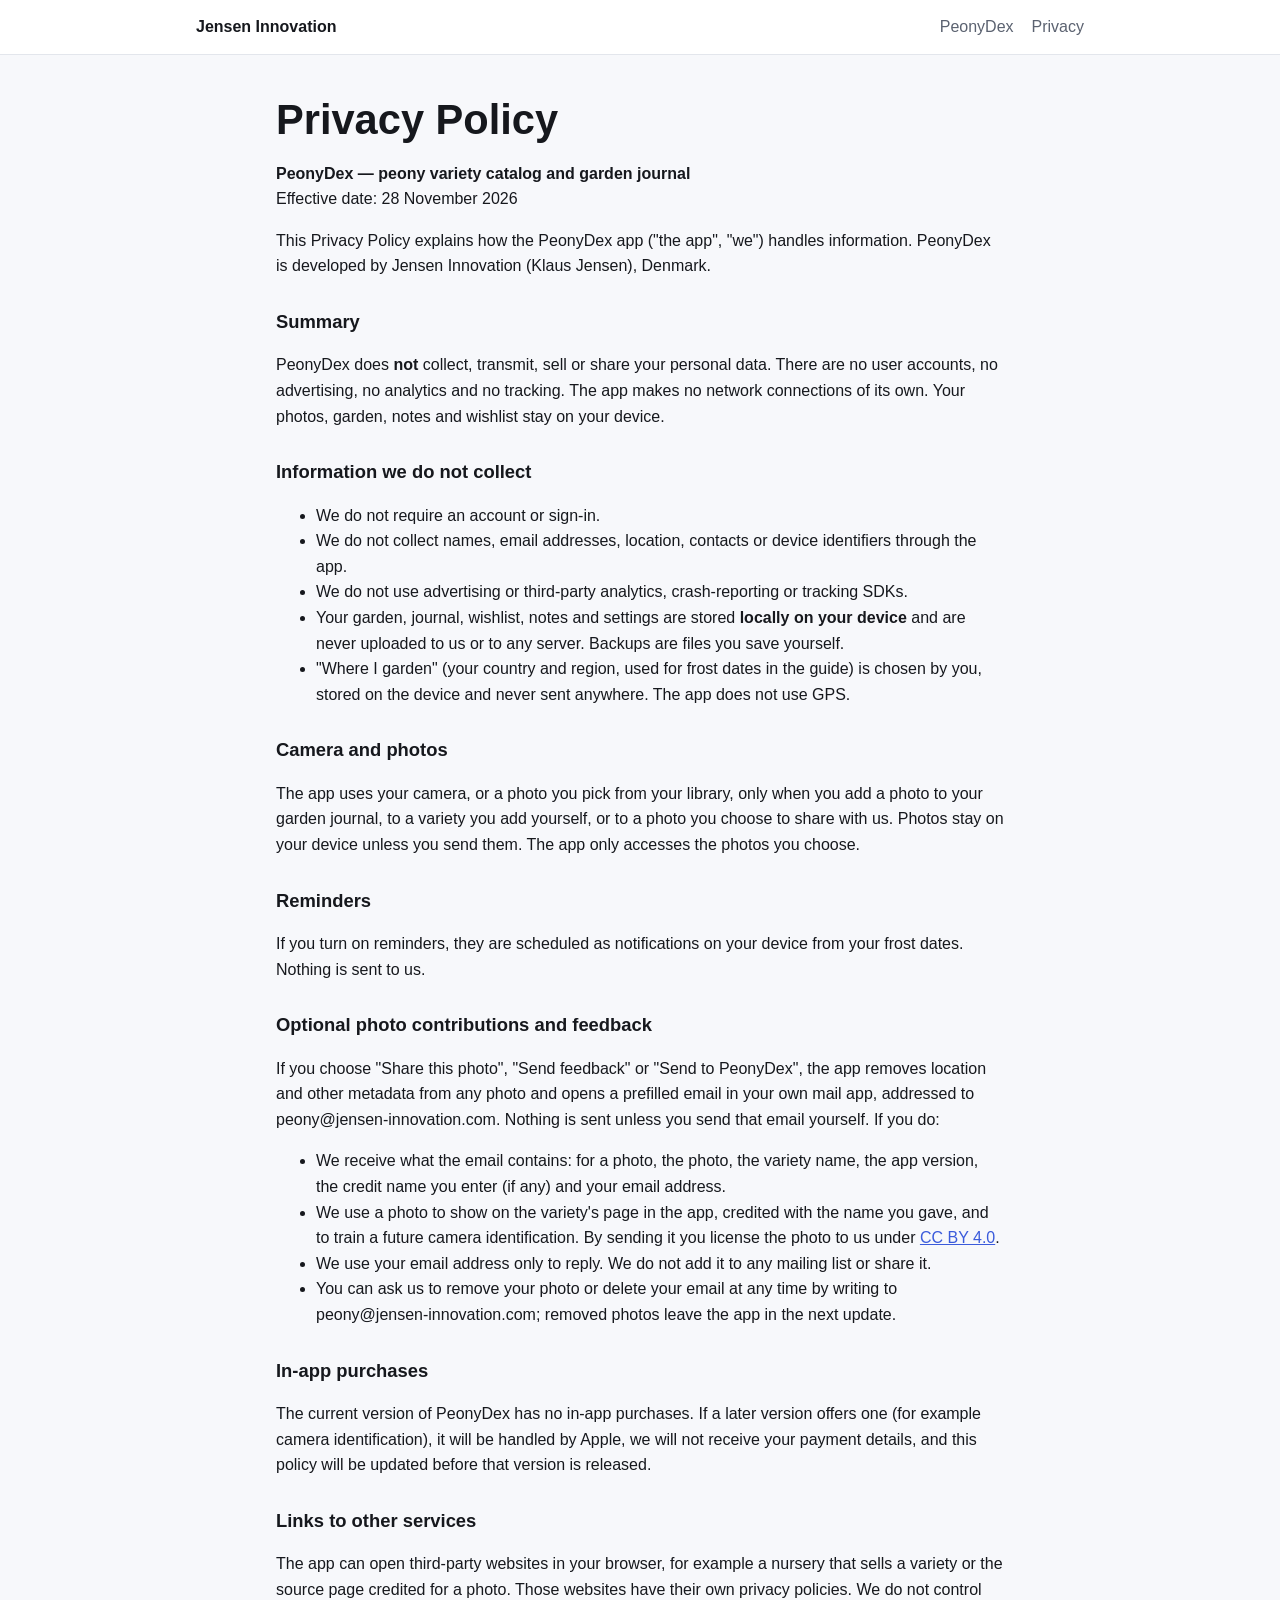
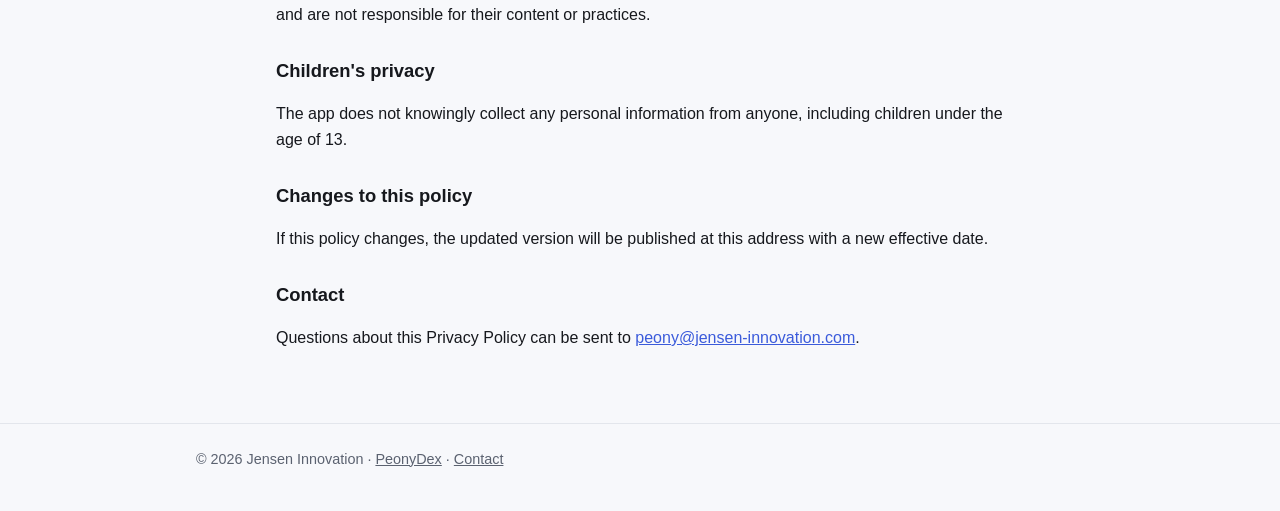
<file: peonydex/privacy/index.html>
<!doctype html>
<html lang="en">
<head>
  <meta charset="utf-8">
  <meta name="viewport" content="width=device-width, initial-scale=1">
  <title>PeonyDex Privacy Policy — Jensen Innovation</title>
  <meta name="description" content="Privacy policy for the PeonyDex app: no accounts, no tracking, no data collection. Your garden and photos stay on your device.">
  <link rel="canonical" href="https://www.jensen-innovation.com/peonydex/privacy/">
  <link rel="icon" href="/assets/peonydex-icon.svg" type="image/svg+xml">
  <link rel="stylesheet" href="/assets/style.css">
</head>
<body>
  <header class="site">
    <div class="wrap">
      <a class="brand" href="/">Jensen Innovation</a>
      <nav><a href="/peonydex/">PeonyDex</a><a href="/peonydex/privacy/">Privacy</a></nav>
    </div>
  </header>

  <main>
    <div class="wrap prose">
      <h1>Privacy Policy</h1>
      <p><strong>PeonyDex — peony variety catalog and garden journal</strong><br>
      Effective date: 28 November 2026</p>

      <p>This Privacy Policy explains how the PeonyDex app ("the app", "we") handles information. PeonyDex is developed by Jensen Innovation (Klaus Jensen), Denmark.</p>

      <h2>Summary</h2>
      <p>PeonyDex does <strong>not</strong> collect, transmit, sell or share your personal data. There are no user accounts, no advertising, no analytics and no tracking. The app makes no network connections of its own. Your photos, garden, notes and wishlist stay on your device.</p>

      <h2>Information we do not collect</h2>
      <ul>
        <li>We do not require an account or sign-in.</li>
        <li>We do not collect names, email addresses, location, contacts or device identifiers through the app.</li>
        <li>We do not use advertising or third-party analytics, crash-reporting or tracking SDKs.</li>
        <li>Your garden, journal, wishlist, notes and settings are stored <strong>locally on your device</strong> and are never uploaded to us or to any server. Backups are files you save yourself.</li>
        <li>"Where I garden" (your country and region, used for frost dates in the guide) is chosen by you, stored on the device and never sent anywhere. The app does not use GPS.</li>
      </ul>

      <h2>Camera and photos</h2>
      <p>The app uses your camera, or a photo you pick from your library, only when you add a photo to your garden journal, to a variety you add yourself, or to a photo you choose to share with us. Photos stay on your device unless you send them. The app only accesses the photos you choose.</p>

      <h2>Reminders</h2>
      <p>If you turn on reminders, they are scheduled as notifications on your device from your frost dates. Nothing is sent to us.</p>

      <h2>Optional photo contributions and feedback</h2>
      <p>If you choose "Share this photo", "Send feedback" or "Send to PeonyDex", the app removes location and other metadata from any photo and opens a prefilled email in your own mail app, addressed to peony@jensen-innovation.com. Nothing is sent unless you send that email yourself. If you do:</p>
      <ul>
        <li>We receive what the email contains: for a photo, the photo, the variety name, the app version, the credit name you enter (if any) and your email address.</li>
        <li>We use a photo to show on the variety's page in the app, credited with the name you gave, and to train a future camera identification. By sending it you license the photo to us under <a href="https://creativecommons.org/licenses/by/4.0/">CC BY 4.0</a>.</li>
        <li>We use your email address only to reply. We do not add it to any mailing list or share it.</li>
        <li>You can ask us to remove your photo or delete your email at any time by writing to peony@jensen-innovation.com; removed photos leave the app in the next update.</li>
      </ul>

      <h2>In-app purchases</h2>
      <p>The current version of PeonyDex has no in-app purchases. If a later version offers one (for example camera identification), it will be handled by Apple, we will not receive your payment details, and this policy will be updated before that version is released.</p>

      <h2>Links to other services</h2>
      <p>The app can open third-party websites in your browser, for example a nursery that sells a variety or the source page credited for a photo. Those websites have their own privacy policies. We do not control and are not responsible for their content or practices.</p>

      <h2>Children's privacy</h2>
      <p>The app does not knowingly collect any personal information from anyone, including children under the age of 13.</p>

      <h2>Changes to this policy</h2>
      <p>If this policy changes, the updated version will be published at this address with a new effective date.</p>

      <h2>Contact</h2>
      <p>Questions about this Privacy Policy can be sent to <a href="mailto:peony@jensen-innovation.com">peony@jensen-innovation.com</a>.</p>
    </div>
  </main>

  <footer class="site">
    <div class="wrap">
      © 2026 Jensen Innovation · <a href="/peonydex/">PeonyDex</a> · <a href="mailto:peony@jensen-innovation.com">Contact</a>
    </div>
  </footer>
</body>
</html>
</file>
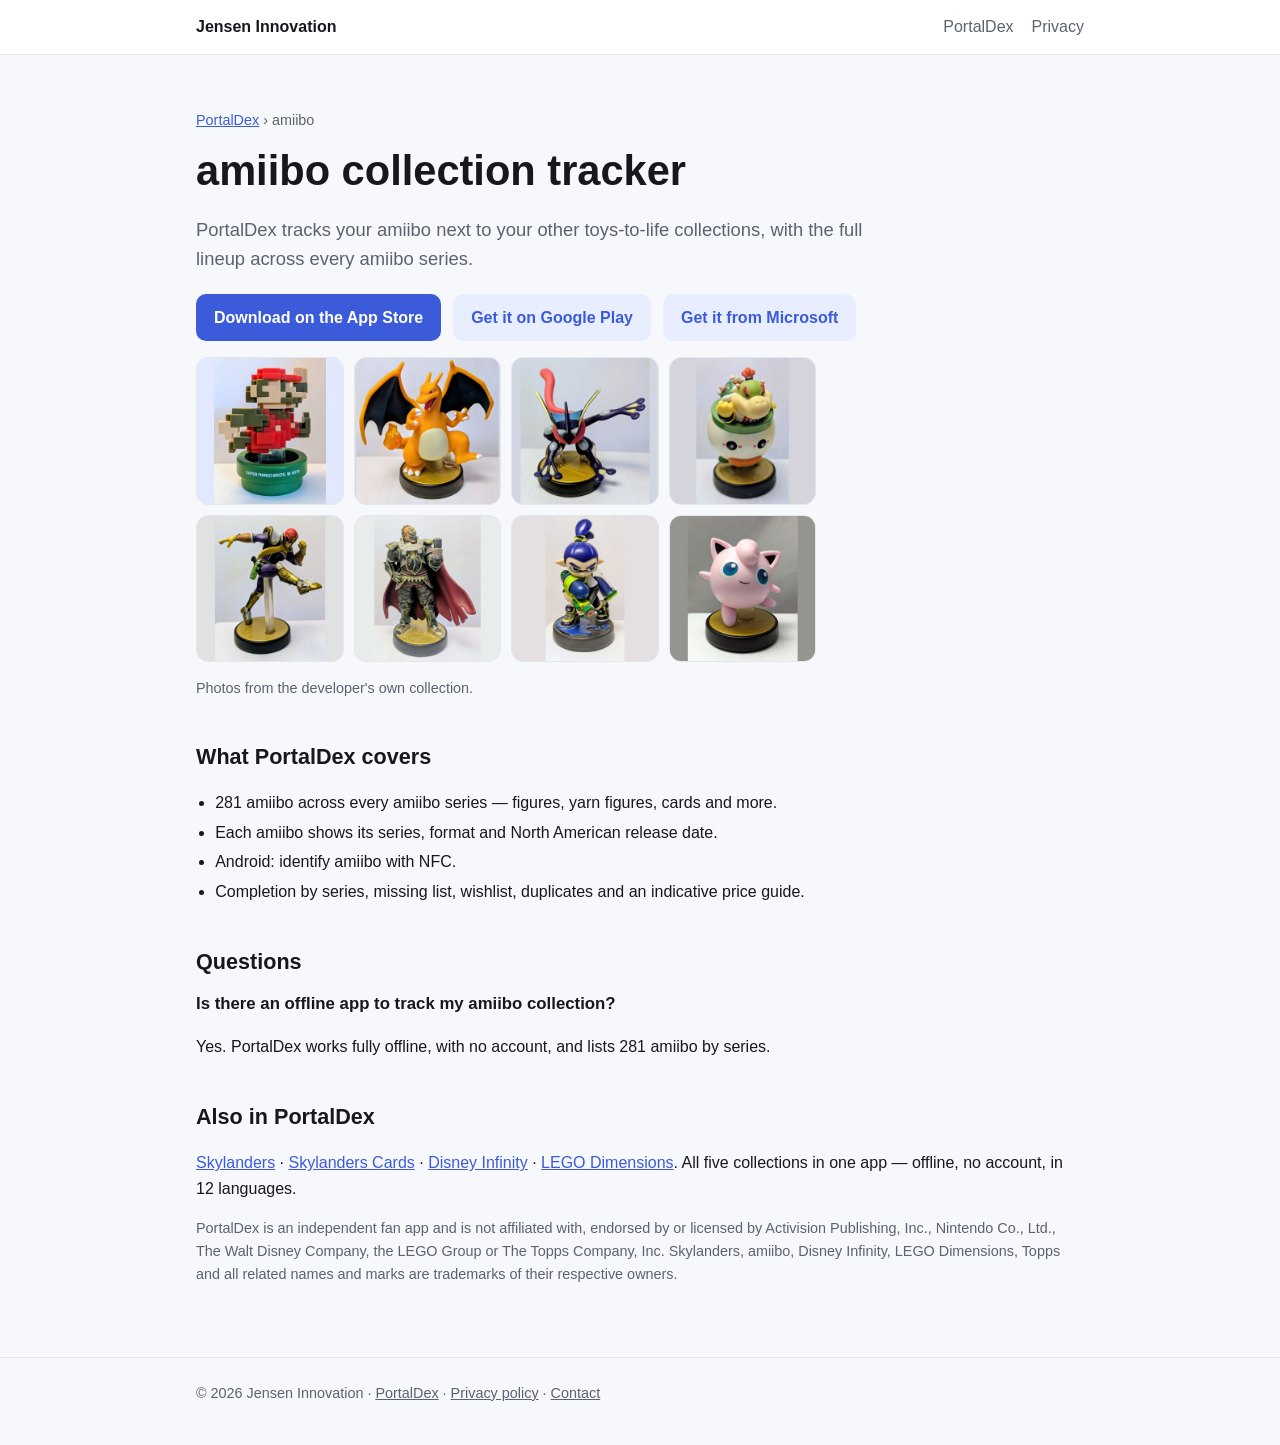
<file: portaldex/amiibo/index.html>
<!doctype html>
<html lang="en">
<head>
  <meta charset="utf-8">
  <meta name="viewport" content="width=device-width, initial-scale=1">
  <title>amiibo Collection Tracker App — the full lineup, offline | PortalDex</title>
  <meta name="description" content="Track your amiibo collection with PortalDex: 281 amiibo across every series, with release dates, series and format, completion stats and an indicative price guide.">
  <link rel="canonical" href="https://www.jensen-innovation.com/portaldex/amiibo/">
  <link rel="icon" href="/assets/favicon.png" type="image/png">
  <link rel="stylesheet" href="/assets/style.css">
  <meta name="apple-itunes-app" content="app-id=6779376140">
  <meta property="og:type" content="website">
  <meta property="og:title" content="amiibo Collection Tracker App — the full lineup, offline">
  <meta property="og:description" content="Track your amiibo collection with PortalDex: 281 amiibo across every series, with release dates, series and format, completion stats and an indicative price guide.">
  <meta property="og:url" content="https://www.jensen-innovation.com/portaldex/amiibo/">
  <meta property="og:image" content="https://www.jensen-innovation.com/assets/og-portaldex.jpg">
  <meta property="og:image:width" content="1200">
  <meta property="og:image:height" content="630">
  <meta name="twitter:card" content="summary_large_image">
  <script type="application/ld+json">
{
  "@context": "https://schema.org",
  "@type": "BreadcrumbList",
  "itemListElement": [
    {
      "@type": "ListItem",
      "position": 1,
      "name": "PortalDex",
      "item": "https://www.jensen-innovation.com/portaldex/"
    },
    {
      "@type": "ListItem",
      "position": 2,
      "name": "amiibo",
      "item": "https://www.jensen-innovation.com/portaldex/amiibo/"
    }
  ]
}
</script>
  <script type="application/ld+json">
{
  "@context": "https://schema.org",
  "@type": "FAQPage",
  "mainEntity": [
    {
      "@type": "Question",
      "name": "Is there an offline app to track my amiibo collection?",
      "acceptedAnswer": {
        "@type": "Answer",
        "text": "Yes. PortalDex works fully offline, with no account, and lists 281 amiibo by series."
      }
    }
  ]
}
</script>
</head>
<body>
  <header class="site">
    <div class="wrap">
      <a class="brand" href="/">Jensen Innovation</a>
      <nav><a href="/portaldex/">PortalDex</a><a href="/portaldex/privacy/">Privacy</a></nav>
    </div>
  </header>
  <main>
    <div class="wrap">
      <p class="note"><a href="/portaldex/">PortalDex</a> › amiibo</p>
      <h1>amiibo collection tracker</h1>
      <p class="lead">PortalDex tracks your amiibo next to your other toys-to-life collections, with the full lineup across every amiibo series.</p>
      <div class="stores">
        <a class="btn" href="https://apps.apple.com/app/id6779376140">Download on the App Store</a>
        <a class="btn secondary" href="https://play.google.com/store/apps/details?id=com.portaldex.app">Get it on Google Play</a>
        <a class="btn secondary" href="https://apps.microsoft.com/detail/9PMSPXB7BLTJ">Get it from Microsoft</a>
      </div>

      <div class="figures"><img src="/assets/figures/amiibo-8-bit-mario-classic-color.jpg" alt="8-Bit Mario Classic Color amiibo" width="360" height="360" loading="lazy"><img src="/assets/figures/amiibo-charizard.jpg" alt="Charizard amiibo" width="360" height="360" loading="lazy"><img src="/assets/figures/amiibo-greninja.jpg" alt="Greninja amiibo" width="360" height="360" loading="lazy"><img src="/assets/figures/amiibo-bowser-jr.jpg" alt="Bowser Jr. amiibo" width="360" height="360" loading="lazy"><img src="/assets/figures/amiibo-captain-falcon.jpg" alt="Captain Falcon amiibo" width="360" height="360" loading="lazy"><img src="/assets/figures/amiibo-ganondorf.jpg" alt="Ganondorf amiibo" width="360" height="360" loading="lazy"><img src="/assets/figures/amiibo-inkling-boy.jpg" alt="Inkling Boy amiibo" width="360" height="360" loading="lazy"><img src="/assets/figures/amiibo-jigglypuff.jpg" alt="Jigglypuff amiibo" width="360" height="360" loading="lazy"></div>
      <p class="note">Photos from the developer's own collection.</p>

      <h2>What PortalDex covers</h2>
      <ul class="ticks">
        <li>281 amiibo across every amiibo series — figures, yarn figures, cards and more.</li>
        <li>Each amiibo shows its series, format and North American release date.</li>
        <li>Android: identify amiibo with NFC.</li>
        <li>Completion by series, missing list, wishlist, duplicates and an indicative price guide.</li>
      </ul>

      <h2>Questions</h2>
      <h3>Is there an offline app to track my amiibo collection?</h3>
      <p>Yes. PortalDex works fully offline, with no account, and lists 281 amiibo by series.</p>

      <h2>Also in PortalDex</h2>
      <p><a href="/portaldex/skylanders/">Skylanders</a> · <a href="/portaldex/skylanders-cards/">Skylanders Cards</a> · <a href="/portaldex/disney-infinity/">Disney Infinity</a> · <a href="/portaldex/lego-dimensions/">LEGO Dimensions</a>. All five collections in one app — offline, no account, in 12 languages.</p>

      <p class="note">PortalDex is an independent fan app and is not affiliated with, endorsed by or licensed by Activision Publishing, Inc., Nintendo Co., Ltd., The Walt Disney Company, the LEGO Group or The Topps Company, Inc. Skylanders, amiibo, Disney Infinity, LEGO Dimensions, Topps and all related names and marks are trademarks of their respective owners.</p>
    </div>
  </main>
  <footer class="site">
    <div class="wrap">
      © 2026 Jensen Innovation · <a href="/portaldex/">PortalDex</a> · <a href="/portaldex/privacy/">Privacy policy</a> · <a href="mailto:klaus@jensen-innovation.com">Contact</a>
    </div>
  </footer>
</body>
</html>
</file>
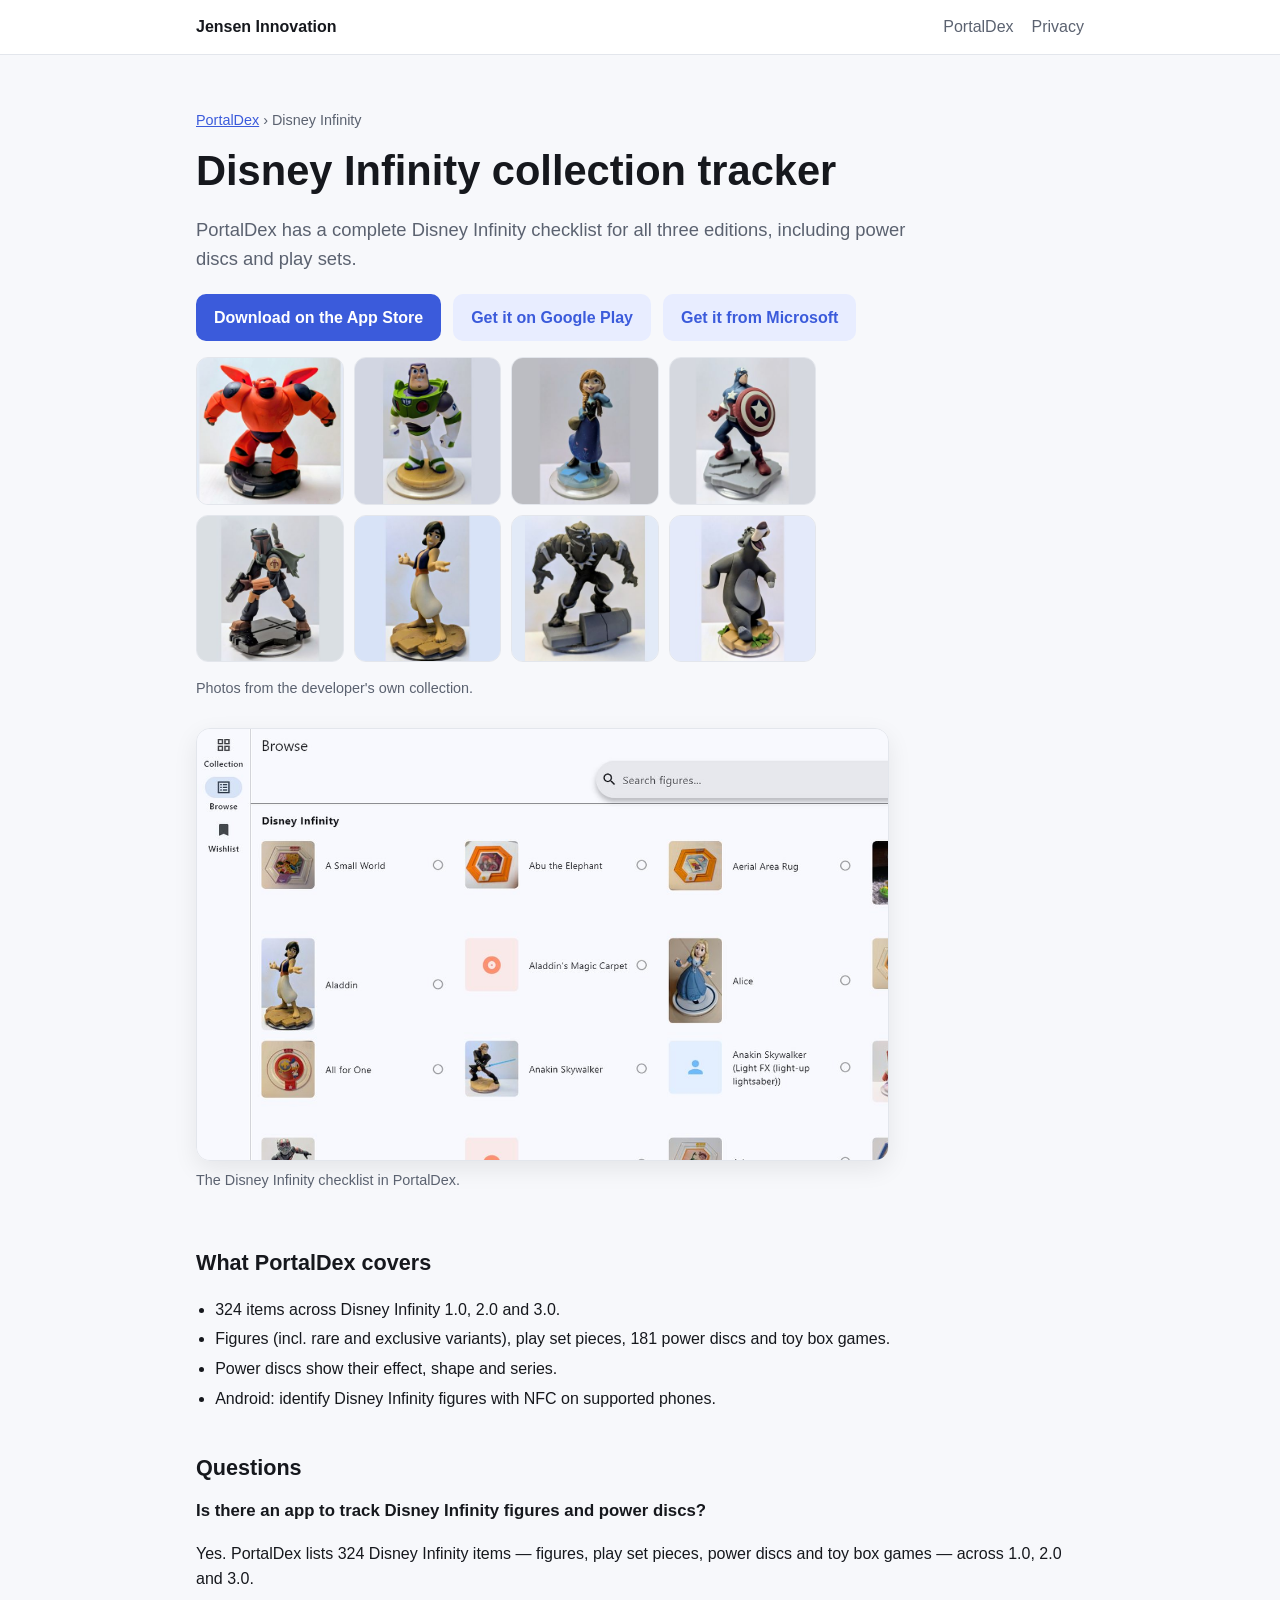
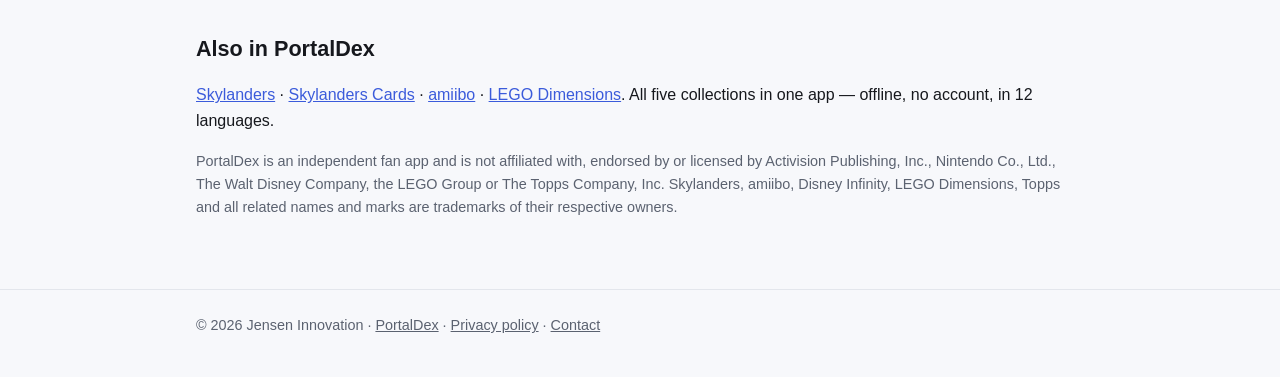
<file: portaldex/disney-infinity/index.html>
<!doctype html>
<html lang="en">
<head>
  <meta charset="utf-8">
  <meta name="viewport" content="width=device-width, initial-scale=1">
  <title>Disney Infinity Collection Tracker App — figures, play sets and power discs | PortalDex</title>
  <meta name="description" content="Track your Disney Infinity collection with PortalDex: 324 items across 1.0, 2.0 and 3.0 — figures, play set pieces, 181 power discs and toy box games.">
  <link rel="canonical" href="https://www.jensen-innovation.com/portaldex/disney-infinity/">
  <link rel="icon" href="/assets/favicon.png" type="image/png">
  <link rel="stylesheet" href="/assets/style.css">
  <meta name="apple-itunes-app" content="app-id=6779376140">
  <meta property="og:type" content="website">
  <meta property="og:title" content="Disney Infinity Collection Tracker App — figures, play sets and power discs">
  <meta property="og:description" content="Track your Disney Infinity collection with PortalDex: 324 items across 1.0, 2.0 and 3.0 — figures, play set pieces, 181 power discs and toy box games.">
  <meta property="og:url" content="https://www.jensen-innovation.com/portaldex/disney-infinity/">
  <meta property="og:image" content="https://www.jensen-innovation.com/assets/og-portaldex.jpg">
  <meta property="og:image:width" content="1200">
  <meta property="og:image:height" content="630">
  <meta name="twitter:card" content="summary_large_image">
  <script type="application/ld+json">
{
  "@context": "https://schema.org",
  "@type": "BreadcrumbList",
  "itemListElement": [
    {
      "@type": "ListItem",
      "position": 1,
      "name": "PortalDex",
      "item": "https://www.jensen-innovation.com/portaldex/"
    },
    {
      "@type": "ListItem",
      "position": 2,
      "name": "Disney Infinity",
      "item": "https://www.jensen-innovation.com/portaldex/disney-infinity/"
    }
  ]
}
</script>
  <script type="application/ld+json">
{
  "@context": "https://schema.org",
  "@type": "FAQPage",
  "mainEntity": [
    {
      "@type": "Question",
      "name": "Is there an app to track Disney Infinity figures and power discs?",
      "acceptedAnswer": {
        "@type": "Answer",
        "text": "Yes. PortalDex lists 324 Disney Infinity items — figures, play set pieces, power discs and toy box games — across 1.0, 2.0 and 3.0."
      }
    }
  ]
}
</script>
</head>
<body>
  <header class="site">
    <div class="wrap">
      <a class="brand" href="/">Jensen Innovation</a>
      <nav><a href="/portaldex/">PortalDex</a><a href="/portaldex/privacy/">Privacy</a></nav>
    </div>
  </header>
  <main>
    <div class="wrap">
      <p class="note"><a href="/portaldex/">PortalDex</a> › Disney Infinity</p>
      <h1>Disney Infinity collection tracker</h1>
      <p class="lead">PortalDex has a complete Disney Infinity checklist for all three editions, including power discs and play sets.</p>
      <div class="stores">
        <a class="btn" href="https://apps.apple.com/app/id6779376140">Download on the App Store</a>
        <a class="btn secondary" href="https://play.google.com/store/apps/details?id=com.portaldex.app">Get it on Google Play</a>
        <a class="btn secondary" href="https://apps.microsoft.com/detail/9PMSPXB7BLTJ">Get it from Microsoft</a>
      </div>

      <div class="figures"><img src="/assets/figures/disney-baymax.jpg" alt="Baymax Disney Infinity figure" width="360" height="360" loading="lazy"><img src="/assets/figures/disney-buzz-lightyear.jpg" alt="Buzz Lightyear Disney Infinity figure" width="360" height="360" loading="lazy"><img src="/assets/figures/disney-anna.jpg" alt="Anna Disney Infinity figure" width="360" height="360" loading="lazy"><img src="/assets/figures/disney-captain-america.jpg" alt="Captain America Disney Infinity figure" width="360" height="360" loading="lazy"><img src="/assets/figures/disney-boba-fett.jpg" alt="Boba Fett Disney Infinity figure" width="360" height="360" loading="lazy"><img src="/assets/figures/disney-aladdin.jpg" alt="Aladdin Disney Infinity figure" width="360" height="360" loading="lazy"><img src="/assets/figures/disney-black-panther.jpg" alt="Black Panther Disney Infinity figure" width="360" height="360" loading="lazy"><img src="/assets/figures/disney-baloo.jpg" alt="Baloo Disney Infinity figure" width="360" height="360" loading="lazy"></div>
      <p class="note">Photos from the developer's own collection.</p>

      <div class="shots one"><figure><img src="/assets/screens/disney.jpg" alt="PortalDex Disney Infinity checklist with figures, play sets and power discs" width="1200" height="750" loading="lazy"><figcaption>The Disney Infinity checklist in PortalDex.</figcaption></figure></div>
      <h2>What PortalDex covers</h2>
      <ul class="ticks">
        <li>324 items across Disney Infinity 1.0, 2.0 and 3.0.</li>
        <li>Figures (incl. rare and exclusive variants), play set pieces, 181 power discs and toy box games.</li>
        <li>Power discs show their effect, shape and series.</li>
        <li>Android: identify Disney Infinity figures with NFC on supported phones.</li>
      </ul>

      <h2>Questions</h2>
      <h3>Is there an app to track Disney Infinity figures and power discs?</h3>
      <p>Yes. PortalDex lists 324 Disney Infinity items — figures, play set pieces, power discs and toy box games — across 1.0, 2.0 and 3.0.</p>

      <h2>Also in PortalDex</h2>
      <p><a href="/portaldex/skylanders/">Skylanders</a> · <a href="/portaldex/skylanders-cards/">Skylanders Cards</a> · <a href="/portaldex/amiibo/">amiibo</a> · <a href="/portaldex/lego-dimensions/">LEGO Dimensions</a>. All five collections in one app — offline, no account, in 12 languages.</p>

      <p class="note">PortalDex is an independent fan app and is not affiliated with, endorsed by or licensed by Activision Publishing, Inc., Nintendo Co., Ltd., The Walt Disney Company, the LEGO Group or The Topps Company, Inc. Skylanders, amiibo, Disney Infinity, LEGO Dimensions, Topps and all related names and marks are trademarks of their respective owners.</p>
    </div>
  </main>
  <footer class="site">
    <div class="wrap">
      © 2026 Jensen Innovation · <a href="/portaldex/">PortalDex</a> · <a href="/portaldex/privacy/">Privacy policy</a> · <a href="mailto:klaus@jensen-innovation.com">Contact</a>
    </div>
  </footer>
</body>
</html>
</file>
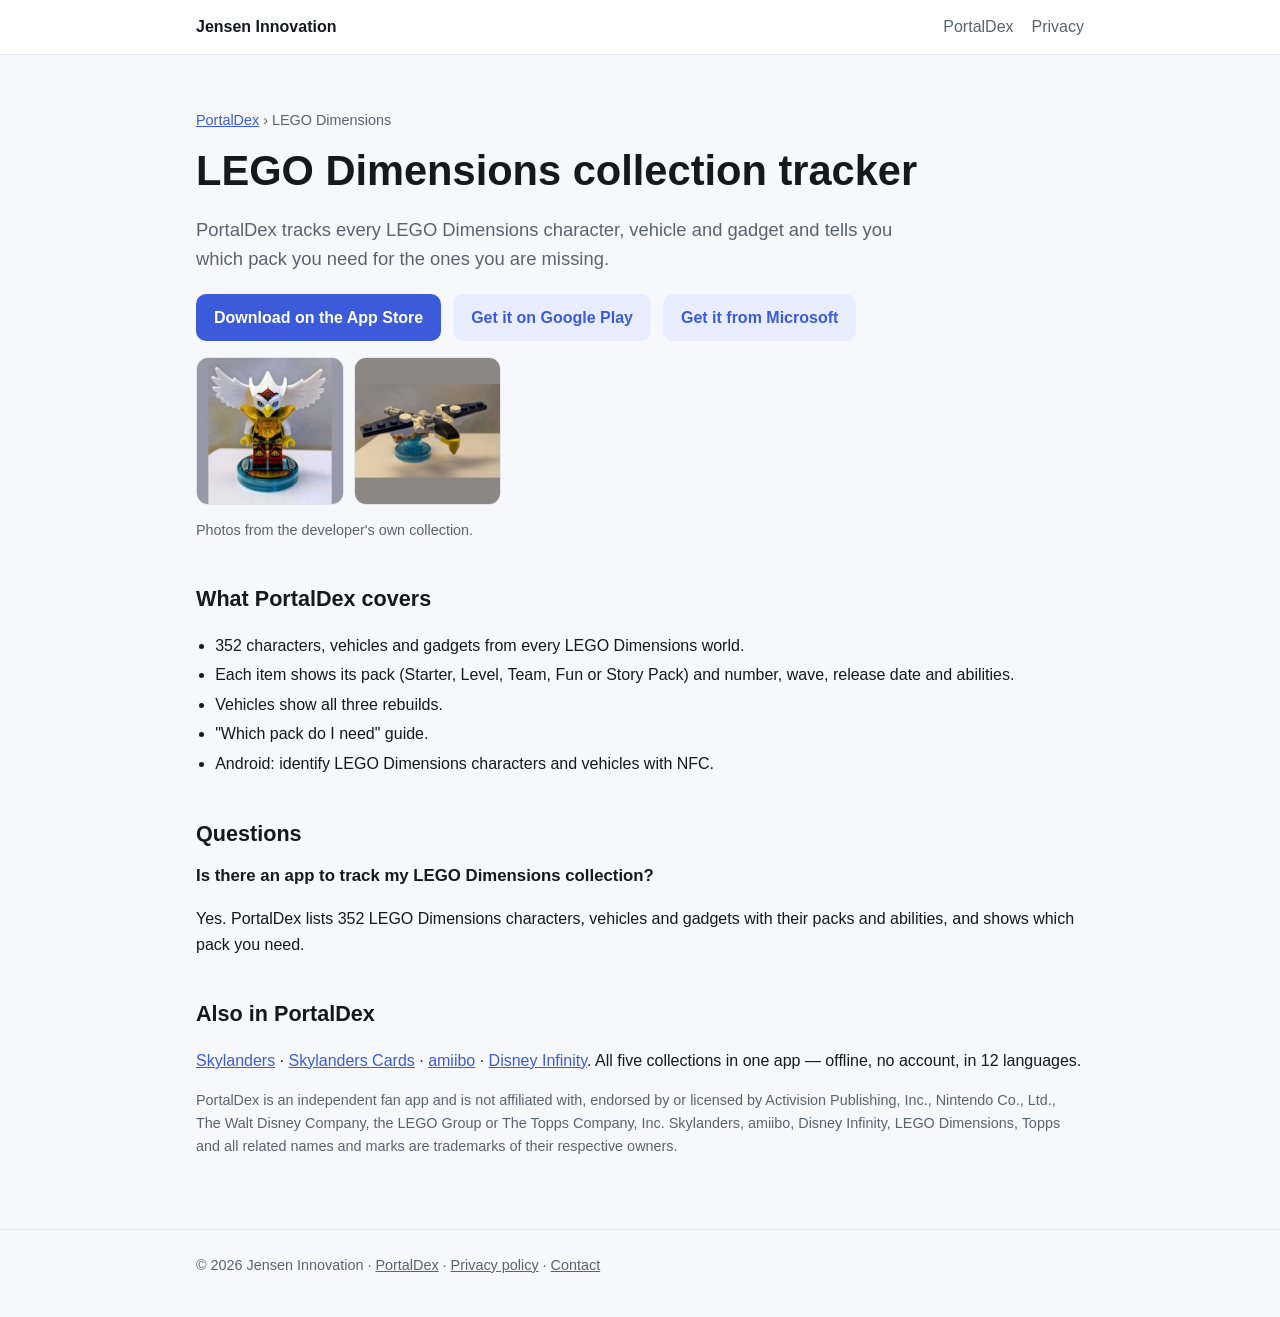
<file: portaldex/lego-dimensions/index.html>
<!doctype html>
<html lang="en">
<head>
  <meta charset="utf-8">
  <meta name="viewport" content="width=device-width, initial-scale=1">
  <title>LEGO Dimensions Collection Tracker App — characters, vehicles and packs | PortalDex</title>
  <meta name="description" content="Track your LEGO Dimensions collection with PortalDex: 352 characters, vehicles and gadgets, every pack, rebuilds and abilities, plus a which-pack-do-I-need guide.">
  <link rel="canonical" href="https://www.jensen-innovation.com/portaldex/lego-dimensions/">
  <link rel="icon" href="/assets/favicon.png" type="image/png">
  <link rel="stylesheet" href="/assets/style.css">
  <meta name="apple-itunes-app" content="app-id=6779376140">
  <meta property="og:type" content="website">
  <meta property="og:title" content="LEGO Dimensions Collection Tracker App — characters, vehicles and packs">
  <meta property="og:description" content="Track your LEGO Dimensions collection with PortalDex: 352 characters, vehicles and gadgets, every pack, rebuilds and abilities, plus a which-pack-do-I-need guide.">
  <meta property="og:url" content="https://www.jensen-innovation.com/portaldex/lego-dimensions/">
  <meta property="og:image" content="https://www.jensen-innovation.com/assets/og-portaldex.jpg">
  <meta property="og:image:width" content="1200">
  <meta property="og:image:height" content="630">
  <meta name="twitter:card" content="summary_large_image">
  <script type="application/ld+json">
{
  "@context": "https://schema.org",
  "@type": "BreadcrumbList",
  "itemListElement": [
    {
      "@type": "ListItem",
      "position": 1,
      "name": "PortalDex",
      "item": "https://www.jensen-innovation.com/portaldex/"
    },
    {
      "@type": "ListItem",
      "position": 2,
      "name": "LEGO Dimensions",
      "item": "https://www.jensen-innovation.com/portaldex/lego-dimensions/"
    }
  ]
}
</script>
  <script type="application/ld+json">
{
  "@context": "https://schema.org",
  "@type": "FAQPage",
  "mainEntity": [
    {
      "@type": "Question",
      "name": "Is there an app to track my LEGO Dimensions collection?",
      "acceptedAnswer": {
        "@type": "Answer",
        "text": "Yes. PortalDex lists 352 LEGO Dimensions characters, vehicles and gadgets with their packs and abilities, and shows which pack you need."
      }
    }
  ]
}
</script>
</head>
<body>
  <header class="site">
    <div class="wrap">
      <a class="brand" href="/">Jensen Innovation</a>
      <nav><a href="/portaldex/">PortalDex</a><a href="/portaldex/privacy/">Privacy</a></nav>
    </div>
  </header>
  <main>
    <div class="wrap">
      <p class="note"><a href="/portaldex/">PortalDex</a> › LEGO Dimensions</p>
      <h1>LEGO Dimensions collection tracker</h1>
      <p class="lead">PortalDex tracks every LEGO Dimensions character, vehicle and gadget and tells you which pack you need for the ones you are missing.</p>
      <div class="stores">
        <a class="btn" href="https://apps.apple.com/app/id6779376140">Download on the App Store</a>
        <a class="btn secondary" href="https://play.google.com/store/apps/details?id=com.portaldex.app">Get it on Google Play</a>
        <a class="btn secondary" href="https://apps.microsoft.com/detail/9PMSPXB7BLTJ">Get it from Microsoft</a>
      </div>

      <div class="figures"><img src="/assets/figures/lego-eris.jpg" alt="Eris LEGO Dimensions minifigure" width="360" height="360" loading="lazy"><img src="/assets/figures/lego-eagle-interceptor.jpg" alt="Eagle Interceptor LEGO Dimensions vehicle" width="360" height="360" loading="lazy"></div>
      <p class="note">Photos from the developer's own collection.</p>

      <h2>What PortalDex covers</h2>
      <ul class="ticks">
        <li>352 characters, vehicles and gadgets from every LEGO Dimensions world.</li>
        <li>Each item shows its pack (Starter, Level, Team, Fun or Story Pack) and number, wave, release date and abilities.</li>
        <li>Vehicles show all three rebuilds.</li>
        <li>&quot;Which pack do I need&quot; guide.</li>
        <li>Android: identify LEGO Dimensions characters and vehicles with NFC.</li>
      </ul>

      <h2>Questions</h2>
      <h3>Is there an app to track my LEGO Dimensions collection?</h3>
      <p>Yes. PortalDex lists 352 LEGO Dimensions characters, vehicles and gadgets with their packs and abilities, and shows which pack you need.</p>

      <h2>Also in PortalDex</h2>
      <p><a href="/portaldex/skylanders/">Skylanders</a> · <a href="/portaldex/skylanders-cards/">Skylanders Cards</a> · <a href="/portaldex/amiibo/">amiibo</a> · <a href="/portaldex/disney-infinity/">Disney Infinity</a>. All five collections in one app — offline, no account, in 12 languages.</p>

      <p class="note">PortalDex is an independent fan app and is not affiliated with, endorsed by or licensed by Activision Publishing, Inc., Nintendo Co., Ltd., The Walt Disney Company, the LEGO Group or The Topps Company, Inc. Skylanders, amiibo, Disney Infinity, LEGO Dimensions, Topps and all related names and marks are trademarks of their respective owners.</p>
    </div>
  </main>
  <footer class="site">
    <div class="wrap">
      © 2026 Jensen Innovation · <a href="/portaldex/">PortalDex</a> · <a href="/portaldex/privacy/">Privacy policy</a> · <a href="mailto:klaus@jensen-innovation.com">Contact</a>
    </div>
  </footer>
</body>
</html>
</file>
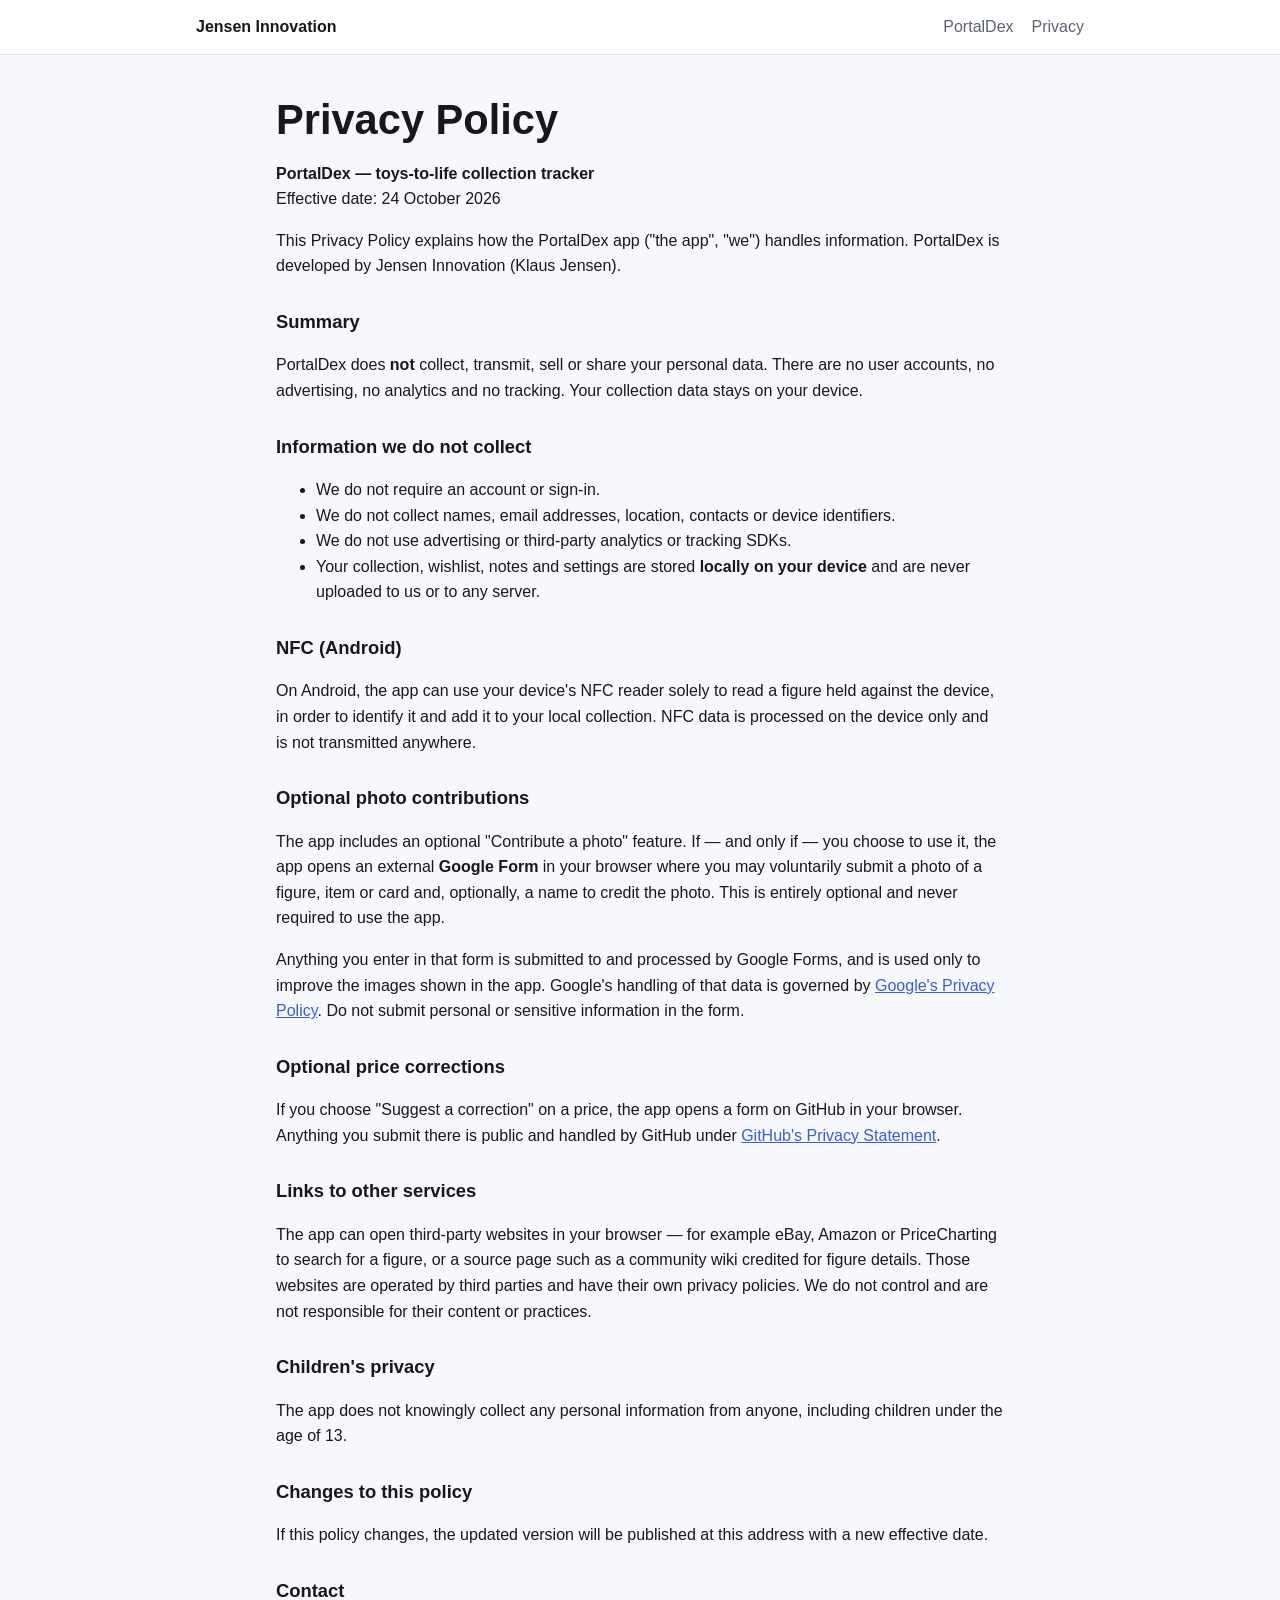
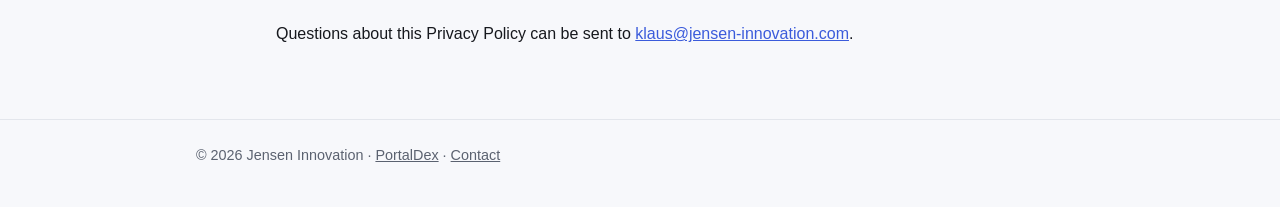
<file: portaldex/privacy/index.html>
<!doctype html>
<html lang="en">
<head>
  <meta charset="utf-8">
  <meta name="viewport" content="width=device-width, initial-scale=1">
  <title>PortalDex Privacy Policy — Jensen Innovation</title>
  <meta name="description" content="Privacy policy for the PortalDex app: no accounts, no tracking, no data collection. Your collection stays on your device.">
  <link rel="canonical" href="https://www.jensen-innovation.com/portaldex/privacy/">
  <link rel="icon" href="/assets/favicon.png" type="image/png">
  <link rel="stylesheet" href="/assets/style.css">
</head>
<body>
  <header class="site">
    <div class="wrap">
      <a class="brand" href="/">Jensen Innovation</a>
      <nav><a href="/portaldex/">PortalDex</a><a href="/portaldex/privacy/">Privacy</a></nav>
    </div>
  </header>

  <main>
    <div class="wrap prose">
      <h1>Privacy Policy</h1>
      <p><strong>PortalDex — toys-to-life collection tracker</strong><br>
      Effective date: 24 October 2026</p>

      <p>This Privacy Policy explains how the PortalDex app ("the app", "we") handles information. PortalDex is developed by Jensen Innovation (Klaus Jensen).</p>

      <h2>Summary</h2>
      <p>PortalDex does <strong>not</strong> collect, transmit, sell or share your personal data. There are no user accounts, no advertising, no analytics and no tracking. Your collection data stays on your device.</p>

      <h2>Information we do not collect</h2>
      <ul>
        <li>We do not require an account or sign-in.</li>
        <li>We do not collect names, email addresses, location, contacts or device identifiers.</li>
        <li>We do not use advertising or third-party analytics or tracking SDKs.</li>
        <li>Your collection, wishlist, notes and settings are stored <strong>locally on your device</strong> and are never uploaded to us or to any server.</li>
      </ul>

      <h2>NFC (Android)</h2>
      <p>On Android, the app can use your device's NFC reader solely to read a figure held against the device, in order to identify it and add it to your local collection. NFC data is processed on the device only and is not transmitted anywhere.</p>

      <h2>Optional photo contributions</h2>
      <p>The app includes an optional "Contribute a photo" feature. If — and only if — you choose to use it, the app opens an external <strong>Google Form</strong> in your browser where you may voluntarily submit a photo of a figure, item or card and, optionally, a name to credit the photo. This is entirely optional and never required to use the app.</p>
      <p>Anything you enter in that form is submitted to and processed by Google Forms, and is used only to improve the images shown in the app. Google's handling of that data is governed by <a href="https://policies.google.com/privacy">Google's Privacy Policy</a>. Do not submit personal or sensitive information in the form.</p>

      <h2>Optional price corrections</h2>
      <p>If you choose "Suggest a correction" on a price, the app opens a form on GitHub in your browser. Anything you submit there is public and handled by GitHub under <a href="https://docs.github.com/site-policy/privacy-policies/github-general-privacy-statement">GitHub's Privacy Statement</a>.</p>

      <h2>Links to other services</h2>
      <p>The app can open third-party websites in your browser — for example eBay, Amazon or PriceCharting to search for a figure, or a source page such as a community wiki credited for figure details. Those websites are operated by third parties and have their own privacy policies. We do not control and are not responsible for their content or practices.</p>

      <h2>Children's privacy</h2>
      <p>The app does not knowingly collect any personal information from anyone, including children under the age of 13.</p>

      <h2>Changes to this policy</h2>
      <p>If this policy changes, the updated version will be published at this address with a new effective date.</p>

      <h2>Contact</h2>
      <p>Questions about this Privacy Policy can be sent to <a href="mailto:klaus@jensen-innovation.com">klaus@jensen-innovation.com</a>.</p>
    </div>
  </main>

  <footer class="site">
    <div class="wrap">
      © 2026 Jensen Innovation · <a href="/portaldex/">PortalDex</a> · <a href="mailto:klaus@jensen-innovation.com">Contact</a>
    </div>
  </footer>
</body>
</html>
</file>
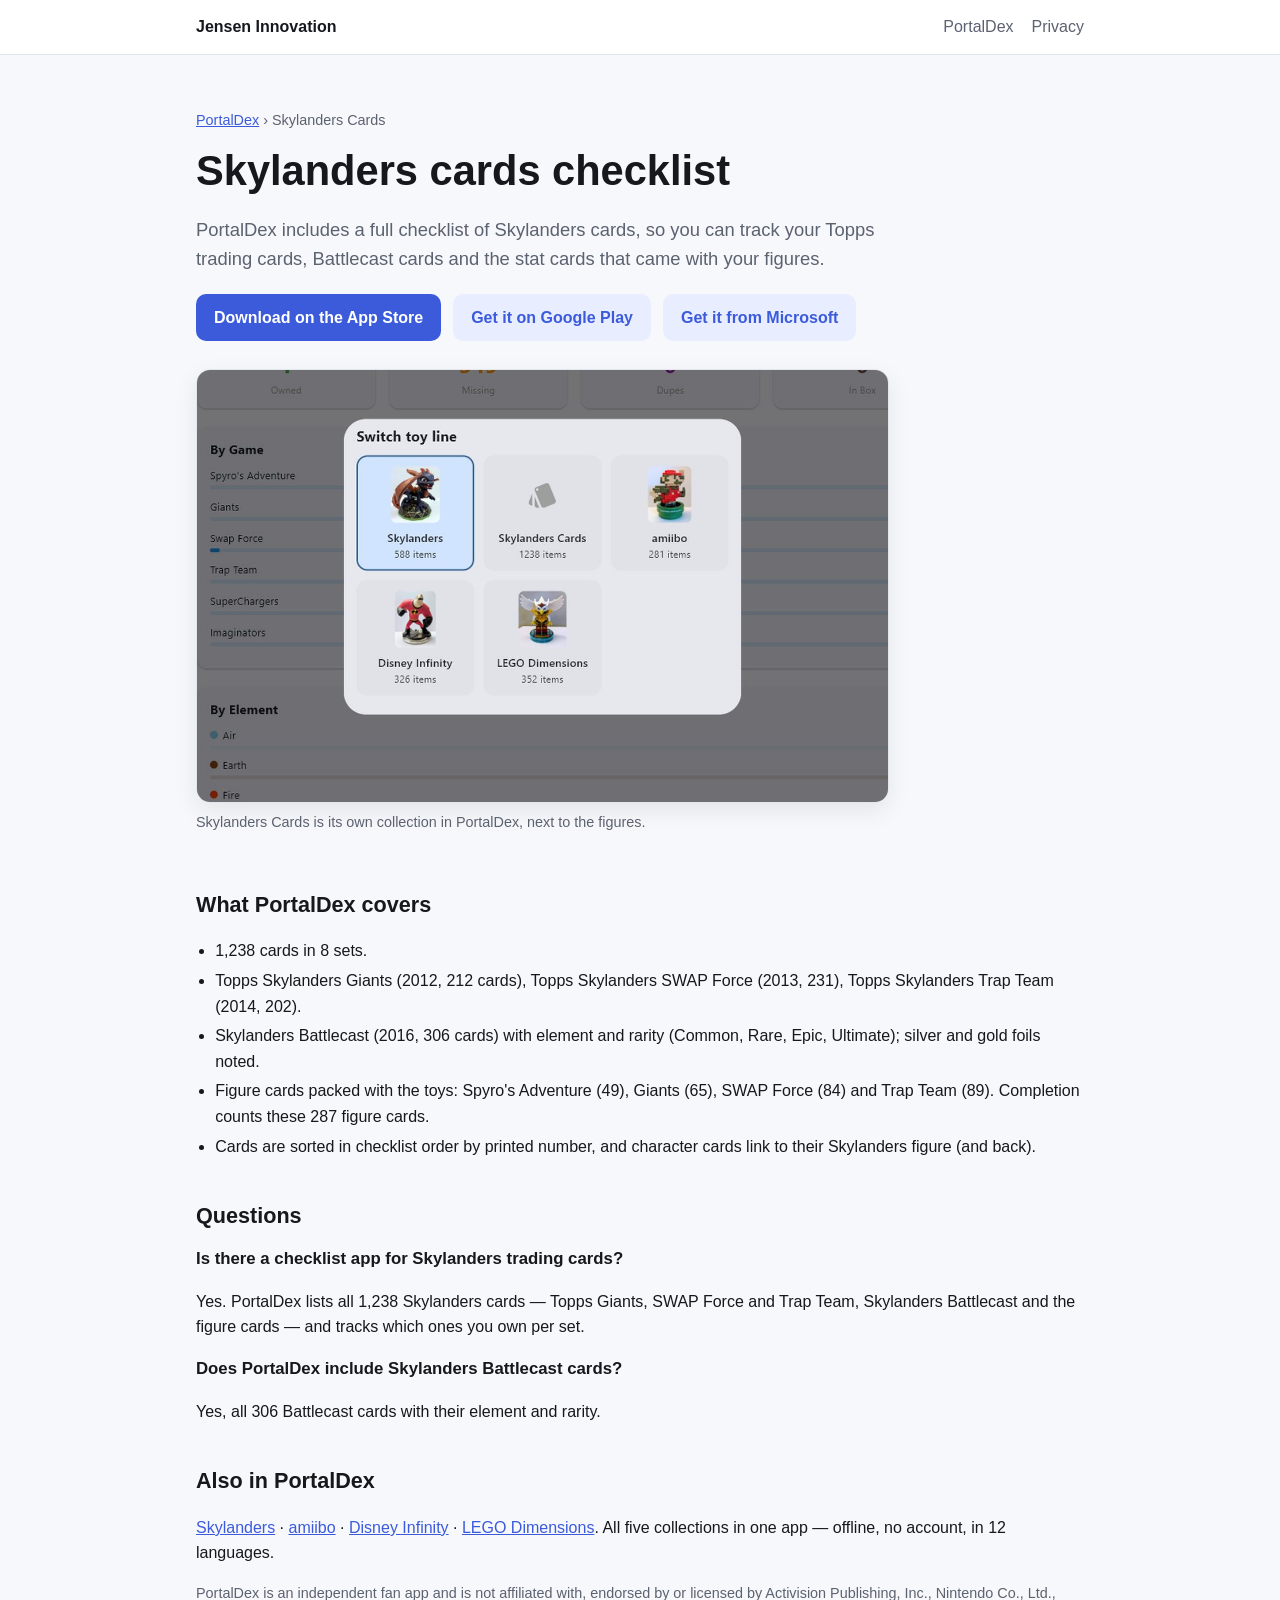
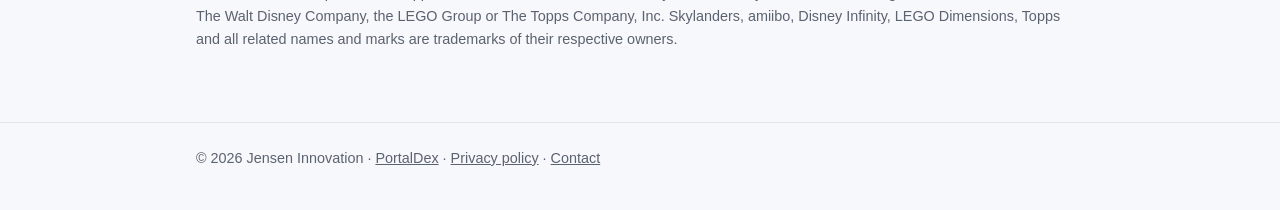
<file: portaldex/skylanders-cards/index.html>
<!doctype html>
<html lang="en">
<head>
  <meta charset="utf-8">
  <meta name="viewport" content="width=device-width, initial-scale=1">
  <title>Skylanders Cards Checklist App — Topps, Battlecast and figure cards | PortalDex</title>
  <meta name="description" content="Skylanders card checklist in the PortalDex app: 1,238 cards — Topps Giants, SWAP Force and Trap Team trading cards, Skylanders Battlecast cards and the cards packed with every figure.">
  <link rel="canonical" href="https://www.jensen-innovation.com/portaldex/skylanders-cards/">
  <link rel="icon" href="/assets/favicon.png" type="image/png">
  <link rel="stylesheet" href="/assets/style.css">
  <meta name="apple-itunes-app" content="app-id=6779376140">
  <meta property="og:type" content="website">
  <meta property="og:title" content="Skylanders Cards Checklist App — Topps, Battlecast and figure cards">
  <meta property="og:description" content="Skylanders card checklist in the PortalDex app: 1,238 cards — Topps Giants, SWAP Force and Trap Team trading cards, Skylanders Battlecast cards and the cards packed with every figure.">
  <meta property="og:url" content="https://www.jensen-innovation.com/portaldex/skylanders-cards/">
  <meta property="og:image" content="https://www.jensen-innovation.com/assets/og-portaldex.jpg">
  <meta property="og:image:width" content="1200">
  <meta property="og:image:height" content="630">
  <meta name="twitter:card" content="summary_large_image">
  <script type="application/ld+json">
{
  "@context": "https://schema.org",
  "@type": "BreadcrumbList",
  "itemListElement": [
    {
      "@type": "ListItem",
      "position": 1,
      "name": "PortalDex",
      "item": "https://www.jensen-innovation.com/portaldex/"
    },
    {
      "@type": "ListItem",
      "position": 2,
      "name": "Skylanders Cards",
      "item": "https://www.jensen-innovation.com/portaldex/skylanders-cards/"
    }
  ]
}
</script>
  <script type="application/ld+json">
{
  "@context": "https://schema.org",
  "@type": "FAQPage",
  "mainEntity": [
    {
      "@type": "Question",
      "name": "Is there a checklist app for Skylanders trading cards?",
      "acceptedAnswer": {
        "@type": "Answer",
        "text": "Yes. PortalDex lists all 1,238 Skylanders cards — Topps Giants, SWAP Force and Trap Team, Skylanders Battlecast and the figure cards — and tracks which ones you own per set."
      }
    },
    {
      "@type": "Question",
      "name": "Does PortalDex include Skylanders Battlecast cards?",
      "acceptedAnswer": {
        "@type": "Answer",
        "text": "Yes, all 306 Battlecast cards with their element and rarity."
      }
    }
  ]
}
</script>
</head>
<body>
  <header class="site">
    <div class="wrap">
      <a class="brand" href="/">Jensen Innovation</a>
      <nav><a href="/portaldex/">PortalDex</a><a href="/portaldex/privacy/">Privacy</a></nav>
    </div>
  </header>
  <main>
    <div class="wrap">
      <p class="note"><a href="/portaldex/">PortalDex</a> › Skylanders Cards</p>
      <h1>Skylanders cards checklist</h1>
      <p class="lead">PortalDex includes a full checklist of Skylanders cards, so you can track your Topps trading cards, Battlecast cards and the stat cards that came with your figures.</p>
      <div class="stores">
        <a class="btn" href="https://apps.apple.com/app/id6779376140">Download on the App Store</a>
        <a class="btn secondary" href="https://play.google.com/store/apps/details?id=com.portaldex.app">Get it on Google Play</a>
        <a class="btn secondary" href="https://apps.microsoft.com/detail/9PMSPXB7BLTJ">Get it from Microsoft</a>
      </div>

      <div class="shots one"><figure><img src="/assets/screens/collections.jpg" alt="PortalDex toy line picker showing Skylanders Cards with 1,238 items" width="1200" height="750" loading="lazy"><figcaption>Skylanders Cards is its own collection in PortalDex, next to the figures.</figcaption></figure></div>

      <h2>What PortalDex covers</h2>
      <ul class="ticks">
        <li>1,238 cards in 8 sets.</li>
        <li>Topps Skylanders Giants (2012, 212 cards), Topps Skylanders SWAP Force (2013, 231), Topps Skylanders Trap Team (2014, 202).</li>
        <li>Skylanders Battlecast (2016, 306 cards) with element and rarity (Common, Rare, Epic, Ultimate); silver and gold foils noted.</li>
        <li>Figure cards packed with the toys: Spyro&#x27;s Adventure (49), Giants (65), SWAP Force (84) and Trap Team (89). Completion counts these 287 figure cards.</li>
        <li>Cards are sorted in checklist order by printed number, and character cards link to their Skylanders figure (and back).</li>
      </ul>

      <h2>Questions</h2>
      <h3>Is there a checklist app for Skylanders trading cards?</h3>
      <p>Yes. PortalDex lists all 1,238 Skylanders cards — Topps Giants, SWAP Force and Trap Team, Skylanders Battlecast and the figure cards — and tracks which ones you own per set.</p>
      <h3>Does PortalDex include Skylanders Battlecast cards?</h3>
      <p>Yes, all 306 Battlecast cards with their element and rarity.</p>

      <h2>Also in PortalDex</h2>
      <p><a href="/portaldex/skylanders/">Skylanders</a> · <a href="/portaldex/amiibo/">amiibo</a> · <a href="/portaldex/disney-infinity/">Disney Infinity</a> · <a href="/portaldex/lego-dimensions/">LEGO Dimensions</a>. All five collections in one app — offline, no account, in 12 languages.</p>

      <p class="note">PortalDex is an independent fan app and is not affiliated with, endorsed by or licensed by Activision Publishing, Inc., Nintendo Co., Ltd., The Walt Disney Company, the LEGO Group or The Topps Company, Inc. Skylanders, amiibo, Disney Infinity, LEGO Dimensions, Topps and all related names and marks are trademarks of their respective owners.</p>
    </div>
  </main>
  <footer class="site">
    <div class="wrap">
      © 2026 Jensen Innovation · <a href="/portaldex/">PortalDex</a> · <a href="/portaldex/privacy/">Privacy policy</a> · <a href="mailto:klaus@jensen-innovation.com">Contact</a>
    </div>
  </footer>
</body>
</html>
</file>
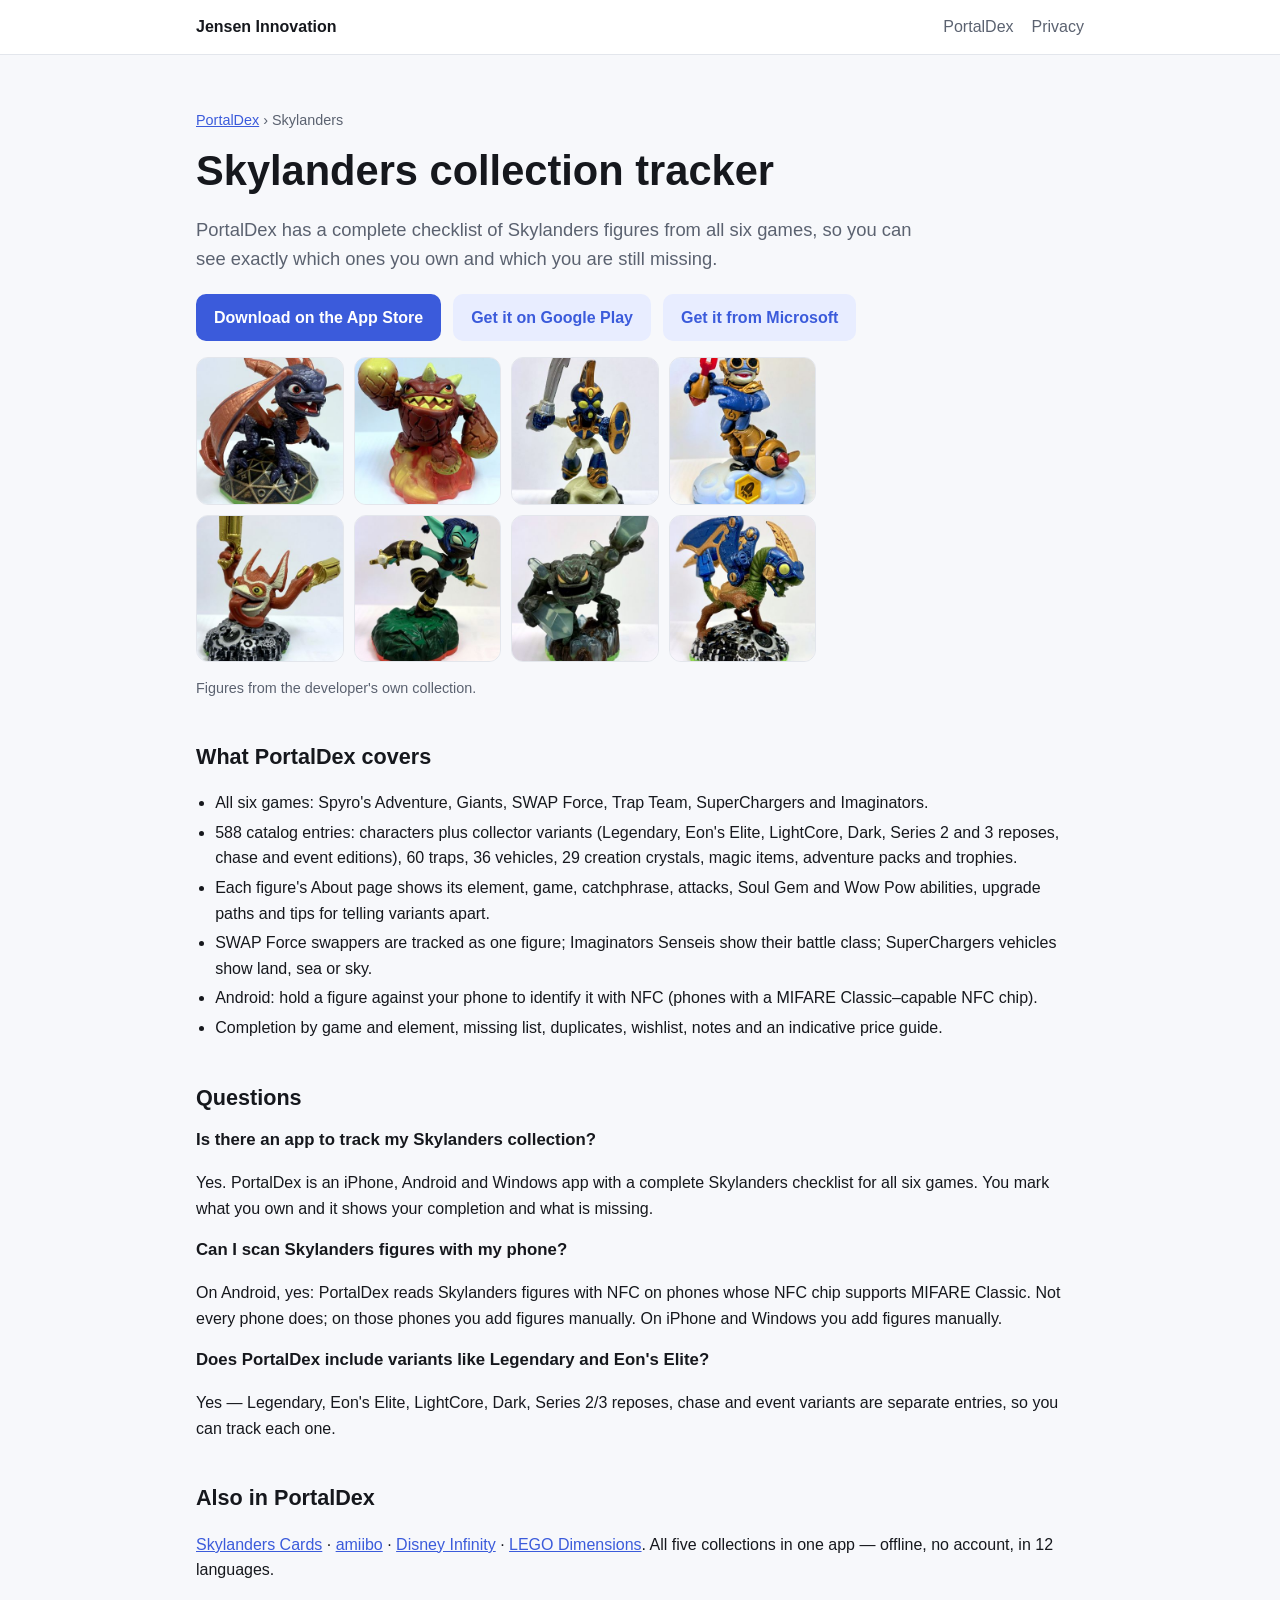
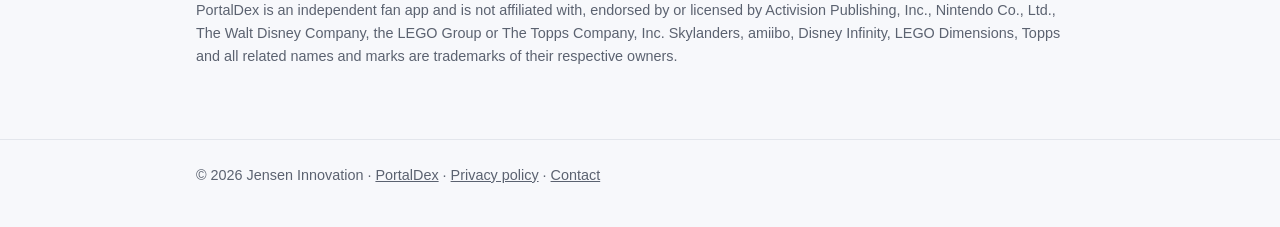
<file: portaldex/skylanders/index.html>
<!doctype html>
<html lang="en">
<head>
  <meta charset="utf-8">
  <meta name="viewport" content="width=device-width, initial-scale=1">
  <title>Skylanders Collection Tracker App — every figure, variant, trap and vehicle | PortalDex</title>
  <meta name="description" content="Track your Skylanders collection with PortalDex: all six games, 588 catalog entries including variants, traps, vehicles, magic items and creation crystals, with catchphrases, abilities and NFC scanning on Android.">
  <link rel="canonical" href="https://www.jensen-innovation.com/portaldex/skylanders/">
  <link rel="icon" href="/assets/favicon.png" type="image/png">
  <link rel="stylesheet" href="/assets/style.css">
  <meta name="apple-itunes-app" content="app-id=6779376140">
  <meta property="og:type" content="website">
  <meta property="og:title" content="Skylanders Collection Tracker App — every figure, variant, trap and vehicle">
  <meta property="og:description" content="Track your Skylanders collection with PortalDex: all six games, 588 catalog entries including variants, traps, vehicles, magic items and creation crystals, with catchphrases, abilities and NFC scanning on Android.">
  <meta property="og:url" content="https://www.jensen-innovation.com/portaldex/skylanders/">
  <meta property="og:image" content="https://www.jensen-innovation.com/assets/og-portaldex.jpg">
  <meta property="og:image:width" content="1200">
  <meta property="og:image:height" content="630">
  <meta name="twitter:card" content="summary_large_image">
  <script type="application/ld+json">
{
  "@context": "https://schema.org",
  "@type": "BreadcrumbList",
  "itemListElement": [
    {
      "@type": "ListItem",
      "position": 1,
      "name": "PortalDex",
      "item": "https://www.jensen-innovation.com/portaldex/"
    },
    {
      "@type": "ListItem",
      "position": 2,
      "name": "Skylanders",
      "item": "https://www.jensen-innovation.com/portaldex/skylanders/"
    }
  ]
}
</script>
  <script type="application/ld+json">
{
  "@context": "https://schema.org",
  "@type": "FAQPage",
  "mainEntity": [
    {
      "@type": "Question",
      "name": "Is there an app to track my Skylanders collection?",
      "acceptedAnswer": {
        "@type": "Answer",
        "text": "Yes. PortalDex is an iPhone, Android and Windows app with a complete Skylanders checklist for all six games. You mark what you own and it shows your completion and what is missing."
      }
    },
    {
      "@type": "Question",
      "name": "Can I scan Skylanders figures with my phone?",
      "acceptedAnswer": {
        "@type": "Answer",
        "text": "On Android, yes: PortalDex reads Skylanders figures with NFC on phones whose NFC chip supports MIFARE Classic. Not every phone does; on those phones you add figures manually. On iPhone and Windows you add figures manually."
      }
    },
    {
      "@type": "Question",
      "name": "Does PortalDex include variants like Legendary and Eon's Elite?",
      "acceptedAnswer": {
        "@type": "Answer",
        "text": "Yes — Legendary, Eon's Elite, LightCore, Dark, Series 2/3 reposes, chase and event variants are separate entries, so you can track each one."
      }
    }
  ]
}
</script>
</head>
<body>
  <header class="site">
    <div class="wrap">
      <a class="brand" href="/">Jensen Innovation</a>
      <nav><a href="/portaldex/">PortalDex</a><a href="/portaldex/privacy/">Privacy</a></nav>
    </div>
  </header>
  <main>
    <div class="wrap">
      <p class="note"><a href="/portaldex/">PortalDex</a> › Skylanders</p>
      <h1>Skylanders collection tracker</h1>
      <p class="lead">PortalDex has a complete checklist of Skylanders figures from all six games, so you can see exactly which ones you own and which you are still missing.</p>
      <div class="stores">
        <a class="btn" href="https://apps.apple.com/app/id6779376140">Download on the App Store</a>
        <a class="btn secondary" href="https://play.google.com/store/apps/details?id=com.portaldex.app">Get it on Google Play</a>
        <a class="btn secondary" href="https://apps.microsoft.com/detail/9PMSPXB7BLTJ">Get it from Microsoft</a>
      </div>

<div class="figures"><img src="/assets/figures/spyro.jpg" alt="Spyro figure" width="360" height="360" loading="lazy"><img src="/assets/figures/eruptor-series-2.jpg" alt="Eruptor (Series 2) figure" width="360" height="360" loading="lazy"><img src="/assets/figures/chop-chop.jpg" alt="Chop Chop figure" width="360" height="360" loading="lazy"><img src="/assets/figures/boom-jet.jpg" alt="Boom Jet figure" width="360" height="360" loading="lazy"><img src="/assets/figures/trigger-happy.jpg" alt="Trigger Happy figure" width="360" height="360" loading="lazy"><img src="/assets/figures/stealth-elf-series-2.jpg" alt="Stealth Elf (Series 2) figure" width="360" height="360" loading="lazy"><img src="/assets/figures/prism-break.jpg" alt="Prism Break figure" width="360" height="360" loading="lazy"><img src="/assets/figures/drobot.jpg" alt="Drobot figure" width="360" height="360" loading="lazy"></div>
      <p class="note">Figures from the developer's own collection.</p>

      <h2>What PortalDex covers</h2>
      <ul class="ticks">
        <li>All six games: Spyro&#x27;s Adventure, Giants, SWAP Force, Trap Team, SuperChargers and Imaginators.</li>
        <li>588 catalog entries: characters plus collector variants (Legendary, Eon&#x27;s Elite, LightCore, Dark, Series 2 and 3 reposes, chase and event editions), 60 traps, 36 vehicles, 29 creation crystals, magic items, adventure packs and trophies.</li>
        <li>Each figure&#x27;s About page shows its element, game, catchphrase, attacks, Soul Gem and Wow Pow abilities, upgrade paths and tips for telling variants apart.</li>
        <li>SWAP Force swappers are tracked as one figure; Imaginators Senseis show their battle class; SuperChargers vehicles show land, sea or sky.</li>
        <li>Android: hold a figure against your phone to identify it with NFC (phones with a MIFARE Classic–capable NFC chip).</li>
        <li>Completion by game and element, missing list, duplicates, wishlist, notes and an indicative price guide.</li>
      </ul>

      <h2>Questions</h2>
      <h3>Is there an app to track my Skylanders collection?</h3>
      <p>Yes. PortalDex is an iPhone, Android and Windows app with a complete Skylanders checklist for all six games. You mark what you own and it shows your completion and what is missing.</p>
      <h3>Can I scan Skylanders figures with my phone?</h3>
      <p>On Android, yes: PortalDex reads Skylanders figures with NFC on phones whose NFC chip supports MIFARE Classic. Not every phone does; on those phones you add figures manually. On iPhone and Windows you add figures manually.</p>
      <h3>Does PortalDex include variants like Legendary and Eon&#x27;s Elite?</h3>
      <p>Yes — Legendary, Eon&#x27;s Elite, LightCore, Dark, Series 2/3 reposes, chase and event variants are separate entries, so you can track each one.</p>

      <h2>Also in PortalDex</h2>
      <p><a href="/portaldex/skylanders-cards/">Skylanders Cards</a> · <a href="/portaldex/amiibo/">amiibo</a> · <a href="/portaldex/disney-infinity/">Disney Infinity</a> · <a href="/portaldex/lego-dimensions/">LEGO Dimensions</a>. All five collections in one app — offline, no account, in 12 languages.</p>

      <p class="note">PortalDex is an independent fan app and is not affiliated with, endorsed by or licensed by Activision Publishing, Inc., Nintendo Co., Ltd., The Walt Disney Company, the LEGO Group or The Topps Company, Inc. Skylanders, amiibo, Disney Infinity, LEGO Dimensions, Topps and all related names and marks are trademarks of their respective owners.</p>
    </div>
  </main>
  <footer class="site">
    <div class="wrap">
      © 2026 Jensen Innovation · <a href="/portaldex/">PortalDex</a> · <a href="/portaldex/privacy/">Privacy policy</a> · <a href="mailto:klaus@jensen-innovation.com">Contact</a>
    </div>
  </footer>
</body>
</html>
</file>
<file: assets/style.css>
/* Jensen Innovation — shared site styles. Light + dark via prefers-color-scheme. */
:root {
  --bg: #f7f8fb;
  --surface: #ffffff;
  --text: #16181d;
  --muted: #5b6270;
  --border: #e3e6ec;
  --accent: #3b5bdb;
  --accent-soft: #e8edff;
  --radius: 14px;
  --max: 920px;
}
@media (prefers-color-scheme: dark) {
  :root {
    --bg: #0f1115;
    --surface: #171a21;
    --text: #e9ecf2;
    --muted: #9aa3b2;
    --border: #262b35;
    --accent: #8ca3ff;
    --accent-soft: #1d2440;
  }
}
* { box-sizing: border-box; }
html { -webkit-text-size-adjust: 100%; }
body {
  margin: 0;
  background: var(--bg);
  color: var(--text);
  font: 16px/1.6 -apple-system, BlinkMacSystemFont, "Segoe UI", Roboto, Helvetica, Arial, sans-serif;
}
a { color: var(--accent); }
img { max-width: 100%; height: auto; }
.wrap { max-width: var(--max); margin: 0 auto; padding: 0 16px; }

header.site {
  border-bottom: 1px solid var(--border);
  background: var(--surface);
}
header.site .wrap {
  display: flex; align-items: center; justify-content: space-between;
  gap: 16px; padding-top: 14px; padding-bottom: 14px;
}
header.site .brand { font-weight: 700; color: var(--text); text-decoration: none; }
header.site nav a { margin-left: 18px; text-decoration: none; color: var(--muted); }
header.site nav a:hover { color: var(--text); }

main { padding: 40px 0 56px; }
h1 { font-size: clamp(1.8rem, 4vw, 2.6rem); line-height: 1.2; margin: 0 0 12px; }
h2 { font-size: 1.35rem; margin: 40px 0 12px; }
h3 { font-size: 1.05rem; margin: 0 0 6px; }
.lead { font-size: 1.15rem; color: var(--muted); max-width: 720px; }

.hero { display: flex; gap: 28px; align-items: center; flex-wrap: wrap; }
.hero img.icon { width: 112px; height: 112px; border-radius: 24px; flex: none; }
.hero .text { flex: 1 1 320px; }

.stores { display: flex; flex-wrap: wrap; gap: 12px; margin-top: 20px; }
.btn {
  display: inline-block; padding: 11px 18px; border-radius: 10px;
  background: var(--accent); color: #fff; text-decoration: none; font-weight: 600;
}
@media (prefers-color-scheme: dark) { .btn { color: #0f1115; } }
.btn.secondary { background: var(--accent-soft); color: var(--accent); }

.grid {
  display: grid; gap: 16px;
  grid-template-columns: repeat(auto-fit, minmax(240px, 1fr));
}
.card {
  background: var(--surface); border: 1px solid var(--border);
  border-radius: var(--radius); padding: 18px 20px;
}
.card p { margin: 0; color: var(--muted); }
.app-card { display: flex; gap: 16px; align-items: center; text-decoration: none; color: var(--text); }
.app-card img { width: 64px; height: 64px; border-radius: 14px; flex: none; }

ul.ticks { padding-left: 1.2em; }
ul.ticks li { margin: 4px 0; }

.prose { max-width: 760px; }
.prose h2 { font-size: 1.15rem; margin-top: 28px; }
.note { font-size: 0.9rem; color: var(--muted); }

footer.site { border-top: 1px solid var(--border); padding: 24px 0 40px; color: var(--muted); font-size: 0.9rem; }
footer.site a { color: var(--muted); }

/* Buttons: hover + keyboard focus */
.btn { transition: filter .15s ease, transform .15s ease; }
.btn:hover { filter: brightness(1.08); transform: translateY(-1px); }
a:focus-visible, .btn:focus-visible { outline: 3px solid var(--accent); outline-offset: 3px; border-radius: 10px; }
.platforms { margin: 10px 0 0; font-size: 0.92rem; color: var(--muted); }

/* Screenshot gallery: scroll-snap strip, swipeable on phones */
.shots {
  display: grid; grid-auto-flow: column; grid-auto-columns: min(86%, 620px);
  gap: 16px; overflow-x: auto; scroll-snap-type: x mandatory;
  padding: 4px 2px 14px; margin: 0 -2px;
}
.shots figure { margin: 0; scroll-snap-align: start; }
.shots img {
  display: block; width: 100%; border-radius: var(--radius);
  border: 1px solid var(--border); box-shadow: 0 8px 24px rgba(0,0,0,.08);
}
.shots figcaption { font-size: 0.9rem; color: var(--muted); margin-top: 8px; }

/* Real figure photos */
.figures { display: grid; gap: 10px; grid-template-columns: repeat(4, 1fr); max-width: 620px; margin-top: 16px; }
@media (max-width: 480px) { .figures { grid-template-columns: repeat(2, 1fr); } }
.figures img { width: 100%; aspect-ratio: 1; object-fit: cover; border-radius: 12px; border: 1px solid var(--border); }

/* Homepage hero */
.home-hero { display: grid; gap: 28px; align-items: center; grid-template-columns: 1fr; }
@media (min-width: 820px) { .home-hero { grid-template-columns: 1fr 1.15fr; } }
.home-hero img.shot { border-radius: var(--radius); border: 1px solid var(--border); box-shadow: 0 10px 30px rgba(0,0,0,.10); }

/* Narrow phones: let the header nav wrap instead of overflowing */
@media (max-width: 420px) {
  header.site .wrap { flex-wrap: wrap; gap: 6px 16px; }
  header.site nav a { margin: 0 16px 0 0; }
}

/* Single full-width screenshot (collection pages) */
.shots.one { grid-auto-columns: 100%; overflow: visible; margin-top: 24px; }
@media (min-width: 820px) { .shots.one { grid-auto-columns: 78%; } }

/* Feature cards */
.card.feature h3 { display: flex; gap: 8px; align-items: center; }
a.card { text-decoration: none; color: var(--text); transition: border-color .15s ease; }
a.card:hover { border-color: var(--accent); }
</file>
